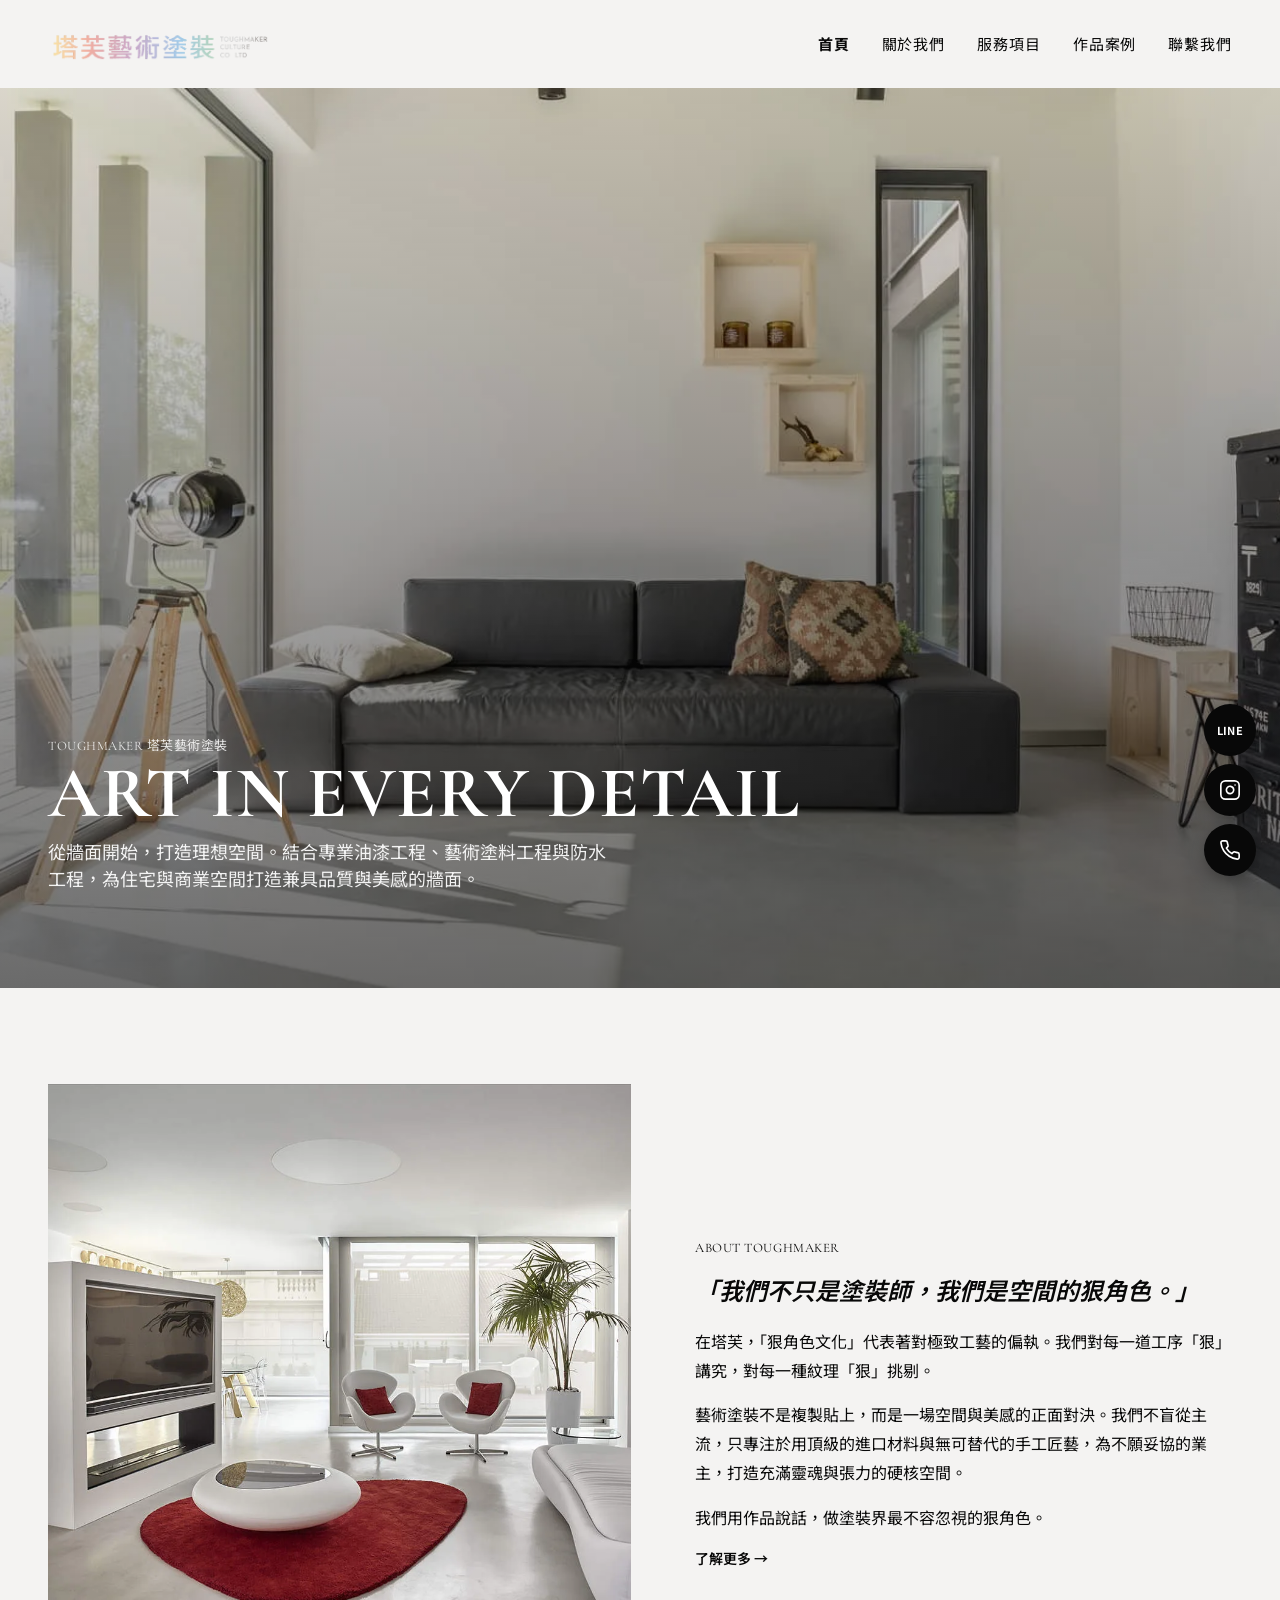
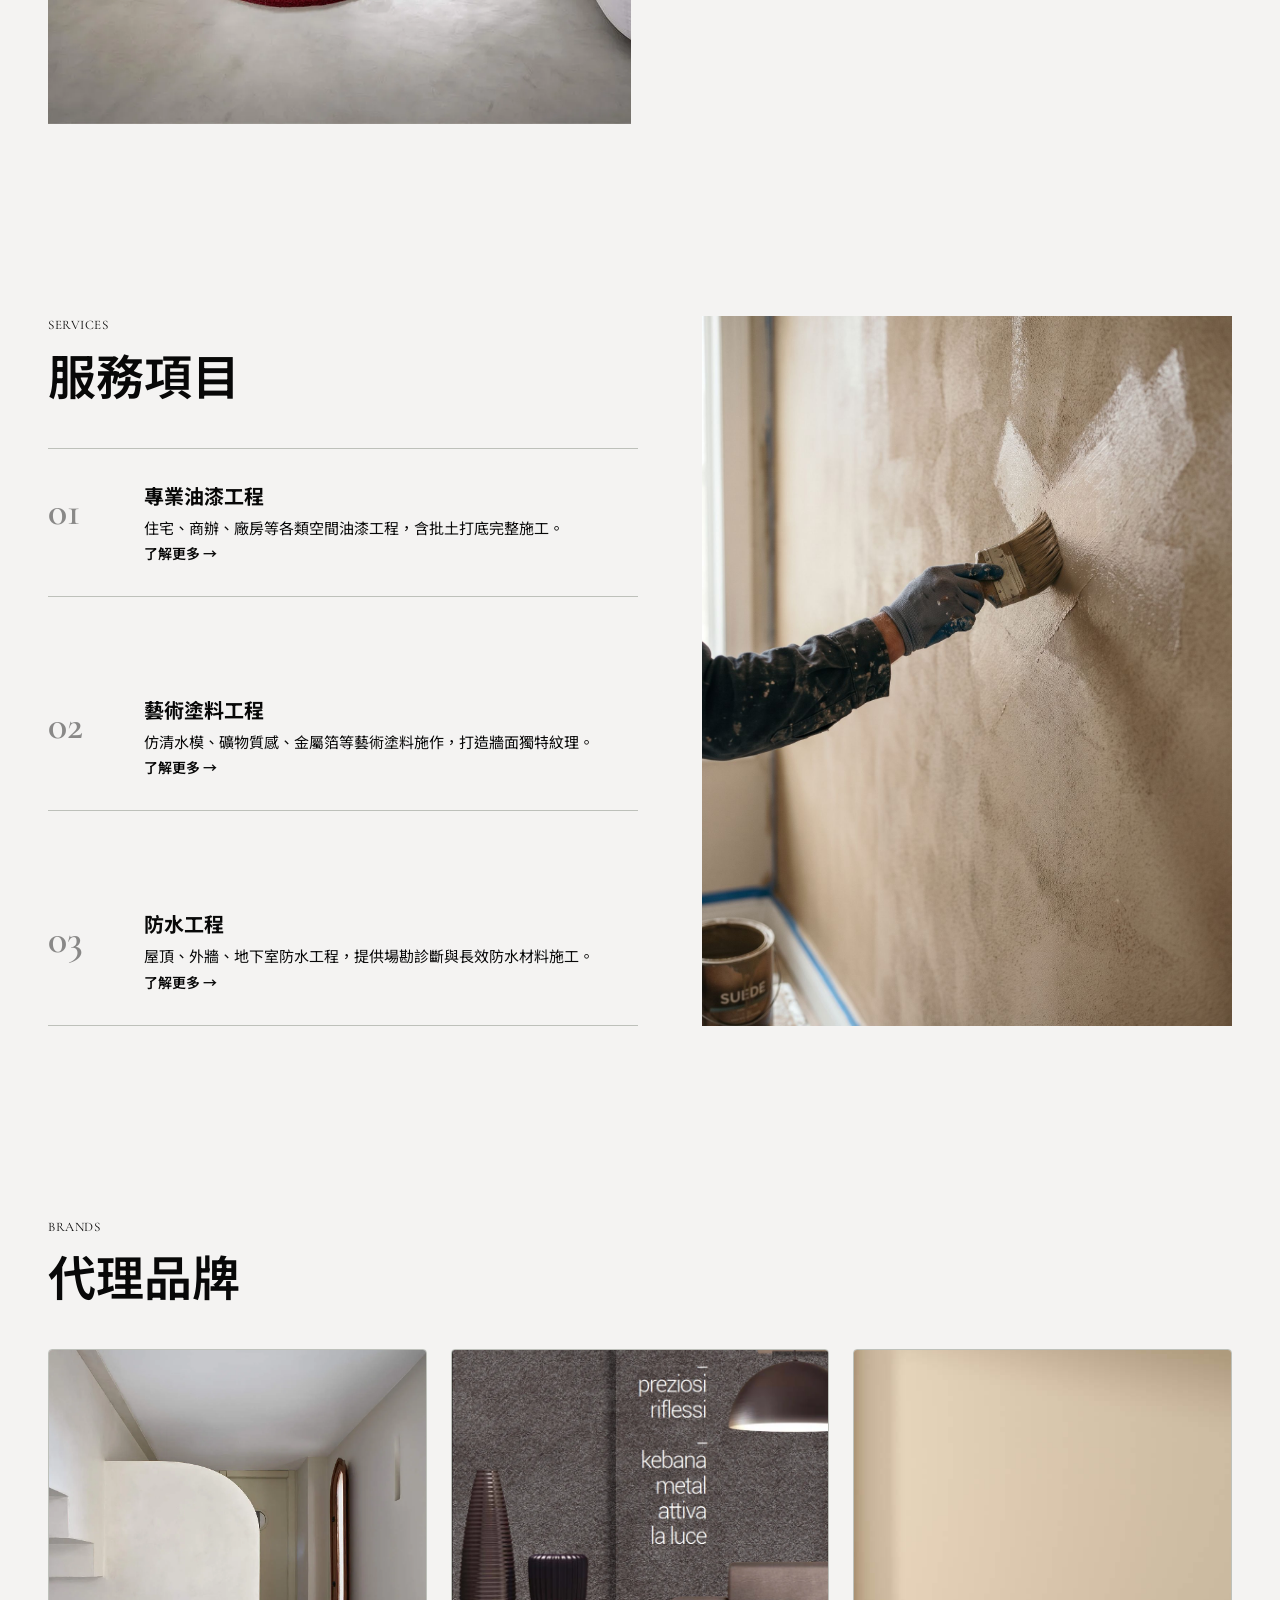
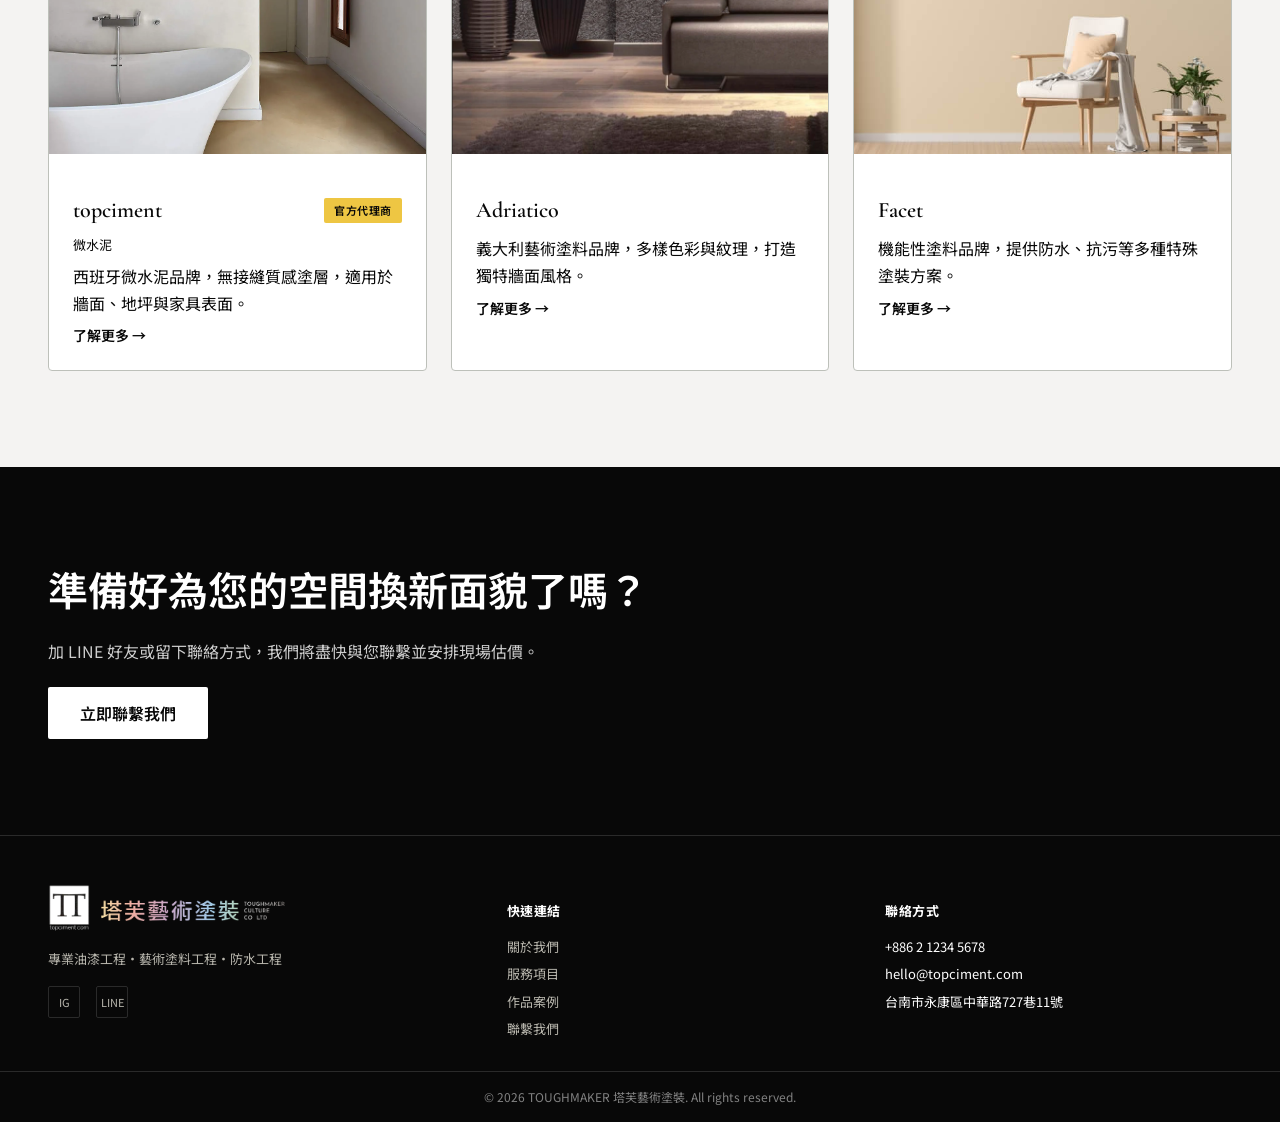
<file: toughmaker-web/index.html>
<!doctype html>
<html lang="zh-Hant">
<head>
<meta charset="utf-8">
<meta name="viewport" content="width=device-width, initial-scale=1">
<title>TOUGHMAKER 塔芙藝術塗裝｜專業油漆工程・藝術塗料工程・防水工程</title>
<meta name="description" content="TOUGHMAKER 塔芙藝術塗裝提供專業油漆工程、藝術塗料工程與防水工程，並代理 topciment 微水泥、Adriatico、Facet 等國際塗料品牌。">
<link rel="icon" href="assets/images/logo/tough-logo.png">
<link rel="preconnect" href="https://fonts.googleapis.com">
<link rel="preconnect" href="https://fonts.gstatic.com" crossorigin>
<link rel="stylesheet" href="https://fonts.googleapis.com/css2?family=Cormorant+Garamond:wght@400;500;600;700&family=Noto+Sans+TC:wght@300;400;500;700&display=swap">
<link rel="stylesheet" href="assets/css/style.css">
</head>
<body>

<header class="site-header">
  <div class="container">
    <a href="index.html" class="site-logo"><img src="assets/images/logo/tough-logo-wordmark.png" alt="TOUGHMAKER 塔芙藝術塗裝"></a>
    <button class="nav-toggle" aria-label="開啟選單" aria-expanded="false"><span></span></button>
    <nav class="site-nav">
      <a href="index.html" aria-current="page">首頁</a>
      <a href="about.html">關於我們</a>
      <a href="services.html">服務項目</a>
      <a href="portfolio.html">作品案例</a>
      <a href="contact.html">聯繫我們</a>
    </nav>
  </div>
</header>

<main>

  <section class="hero-full">
    <img src="assets/images/hero/hero.webp" alt="微水泥工藝客廳實景，灰色水泥地坪搭配簡約家具">
    <div class="container hero-full-content">
      <div class="eyebrow">TOUGHMAKER 塔芙藝術塗裝</div>
      <h1>Art in Every Detail</h1>
      <p>從牆面開始，打造理想空間。結合專業油漆工程、藝術塗料工程與防水工程，為住宅與商業空間打造兼具品質與美感的牆面。</p>
    </div>
  </section>

  <section class="section section-pad bg-surface">
    <div class="container split">
      <div class="media-block" style="height:640px; flex-grow:1.4">
        <img src="assets/images/about/toughmaker-intro.webp" alt="微水泥工藝餐廳空間實景">
      </div>
      <div style="display:flex; flex-direction:column; gap:var(--space-4); max-width:560px">
        <div class="eyebrow" style="color:var(--ink)">ABOUT TOUGHMAKER</div>
        <p style="font-family:var(--font-brand); font-size:24px; font-weight:600; line-height:1.5; font-style:italic">「我們不只是塗裝師，我們是空間的狠角色。」</p>
        <p style="font-size:16px; line-height:1.8">在塔芙，「狠角色文化」代表著對極致工藝的偏執。我們對每一道工序「狠」講究，對每一種紋理「狠」挑剔。</p>
        <p style="font-size:16px; line-height:1.8">藝術塗裝不是複製貼上，而是一場空間與美感的正面對決。我們不盲從主流，只專注於用頂級的進口材料與無可替代的手工匠藝，為不願妥協的業主，打造充滿靈魂與張力的硬核空間。</p>
        <p style="font-size:16px; line-height:1.8">我們用作品說話，做塗裝界最不容忽視的狠角色。</p>
        <a href="about.html" class="text-link">了解更多 →</a>
      </div>
    </div>
  </section>

  <section class="section section-pad bg-gray">
    <div class="container" style="display:flex; flex-wrap:wrap; gap:var(--space-16)">
      <div style="flex:1 1 480px; min-width:0; display:flex; flex-direction:column; gap:var(--space-8)">
        <div style="display:flex; flex-direction:column; gap:var(--space-2)">
          <div class="eyebrow" style="color:var(--ink)">SERVICES</div>
          <h2 style="font-family:var(--font-brand); font-size:48px; font-weight:600">服務項目</h2>
        </div>
        <div class="service-list" style="flex:1 1 auto; justify-content:space-between">
          <div class="service-item">
            <div class="service-num">01</div>
            <div>
              <h3>專業油漆工程</h3>
              <p>住宅、商辦、廠房等各類空間油漆工程，含批土打底完整施工。</p>
              <a href="services.html" class="text-link">了解更多 →</a>
            </div>
          </div>
          <div class="service-item">
            <div class="service-num">02</div>
            <div>
              <h3>藝術塗料工程</h3>
              <p>仿清水模、礦物質感、金屬箔等藝術塗料施作，打造牆面獨特紋理。</p>
              <a href="services.html" class="text-link">了解更多 →</a>
            </div>
          </div>
          <div class="service-item">
            <div class="service-num">03</div>
            <div>
              <h3>防水工程</h3>
              <p>屋頂、外牆、地下室防水工程，提供場勘診斷與長效防水材料施工。</p>
              <a href="services.html" class="text-link">了解更多 →</a>
            </div>
          </div>
        </div>
      </div>
      <div class="media-block" style="flex:1 1 420px; min-width:0">
        <img src="assets/images/services/craft-detail.jpg" alt="師傅手工塗抹藝術塗料紋理特寫">
      </div>
    </div>
  </section>

  <section class="section section-pad bg-surface">
    <div class="container" style="display:flex; flex-direction:column; gap:var(--space-8)">
      <div style="display:flex; flex-direction:column; gap:var(--space-2)">
        <div class="eyebrow" style="color:var(--ink)">BRANDS</div>
        <h2 style="font-family:var(--font-brand); font-size:48px; font-weight:600">代理品牌</h2>
      </div>
      <div class="grid">
        <div class="card" style="padding:0; overflow:hidden">
          <div style="overflow:hidden; aspect-ratio:1195/1281"><img src="assets/images/brands/topciment.webp" alt="topciment 微水泥衛浴空間實景" style="width:100%; height:100%; object-fit:cover; display:block"></div>
          <div style="padding:var(--space-6); display:flex; flex-direction:column; gap:var(--space-2)">
            <div style="display:flex; align-items:center; justify-content:space-between; gap:var(--space-4)">
              <div style="font-family:var(--font-brand); font-size:22px; font-weight:600">topciment</div>
              <div class="tag">官方代理商</div>
            </div>
            <div style="font-size:13px">微水泥</div>
            <p>西班牙微水泥品牌，無接縫質感塗層，適用於牆面、地坪與家具表面。</p>
            <a href="services.html" class="text-link">了解更多 →</a>
          </div>
        </div>
        <div class="card" style="padding:0; overflow:hidden">
          <div style="overflow:hidden; aspect-ratio:1195/1281"><img src="assets/images/brands/adriatico.webp" alt="Adriatico 金屬質感塗料玄關牆面實景" style="width:100%; height:100%; object-fit:cover; display:block"></div>
          <div style="padding:var(--space-6); display:flex; flex-direction:column; gap:var(--space-2)">
            <div style="font-family:var(--font-brand); font-size:22px; font-weight:600">Adriatico</div>
            <p>義大利藝術塗料品牌，多樣色彩與紋理，打造獨特牆面風格。</p>
            <a href="services.html" class="text-link">了解更多 →</a>
          </div>
        </div>
        <div class="card" style="padding:0; overflow:hidden">
          <div style="overflow:hidden; aspect-ratio:1195/1281"><img src="assets/images/brands/facet.jpg" alt="Facet 色彩塗料居家空間實景" style="width:100%; height:100%; object-fit:cover; display:block"></div>
          <div style="padding:var(--space-6); display:flex; flex-direction:column; gap:var(--space-2)">
            <div style="font-family:var(--font-brand); font-size:22px; font-weight:600">Facet</div>
            <p>機能性塗料品牌，提供防水、抗污等多種特殊塗裝方案。</p>
            <a href="services.html" class="text-link">了解更多 →</a>
          </div>
        </div>
      </div>
    </div>
  </section>

  <section class="cta-band section">
    <div class="container">
      <h2>準備好為您的空間換新面貌了嗎？</h2>
      <p>加 LINE 好友或留下聯絡方式，我們將盡快與您聯繫並安排現場估價。</p>
      <a href="contact.html" class="btn btn-light">立即聯繫我們</a>
    </div>
  </section>

</main>

<footer class="site-footer">
  <div class="container footer-grid">
    <div class="footer-brand">
      <img src="assets/images/logo/tough-logo-footer.png" alt="TOUGHMAKER 塔芙藝術塗裝" class="footer-logo">
      <p>專業油漆工程・藝術塗料工程・防水工程</p>
      <div class="footer-social">
        <a href="https://www.instagram.com/toughmaker" target="_blank" rel="noopener" aria-label="Instagram">IG</a>
        <a href="https://page.line.me/576iqumv" target="_blank" rel="noopener" aria-label="LINE">LINE</a>
      </div>
    </div>
    <div class="footer-col">
      <h4>快速連結</h4>
      <ul>
        <li><a href="about.html">關於我們</a></li>
        <li><a href="services.html">服務項目</a></li>
        <li><a href="portfolio.html">作品案例</a></li>
        <li><a href="contact.html">聯繫我們</a></li>
      </ul>
    </div>
    <div class="footer-col">
      <h4>聯絡方式</h4>
      <ul>
        <!-- TODO: 確認並替換為實際電話 -->
        <li>+886 2 1234 5678</li>
        <!-- TODO: 確認是否為實際 Email -->
        <li>hello@topciment.com</li>
        <li>台南市永康區中華路727巷11號</li>
      </ul>
    </div>
  </div>
  <div class="container footer-bottom">© 2026 TOUGHMAKER 塔芙藝術塗裝. All rights reserved.</div>
</footer>

<div class="floating-contact">
  <a href="https://page.line.me/576iqumv" target="_blank" rel="noopener" aria-label="加 LINE 好友詢問">LINE</a>
  <a href="https://www.instagram.com/toughmaker" target="_blank" rel="noopener" aria-label="Instagram"><svg viewBox="0 0 24 24" width="22" height="22" fill="none" stroke="currentColor" stroke-width="1.8" stroke-linecap="round" stroke-linejoin="round" aria-hidden="true"><rect x="2" y="2" width="20" height="20" rx="5" ry="5"/><path d="M16 11.37A4 4 0 1 1 12.63 8 4 4 0 0 1 16 11.37z"/><line x1="17.5" y1="6.5" x2="17.51" y2="6.5"/></svg></a>
  <!-- TODO: 確認並替換為實際電話 -->
  <a href="tel:+886221234568" aria-label="撥打電話"><svg viewBox="0 0 24 24" width="22" height="22" fill="none" stroke="currentColor" stroke-width="1.8" stroke-linecap="round" stroke-linejoin="round" aria-hidden="true"><path d="M22 16.92v3a2 2 0 0 1-2.18 2 19.79 19.79 0 0 1-8.63-3.07 19.5 19.5 0 0 1-6-6 19.79 19.79 0 0 1-3.07-8.67A2 2 0 0 1 4.11 2h3a2 2 0 0 1 2 1.72 12.84 12.84 0 0 0 .7 2.81 2 2 0 0 1-.45 2.11L8.09 9.91a16 16 0 0 0 6 6l1.27-1.27a2 2 0 0 1 2.11-.45 12.84 12.84 0 0 0 2.81.7A2 2 0 0 1 22 16.92z"/></svg></a>
</div>

<script src="assets/js/main.js"></script>
</body>
</html>
</file>
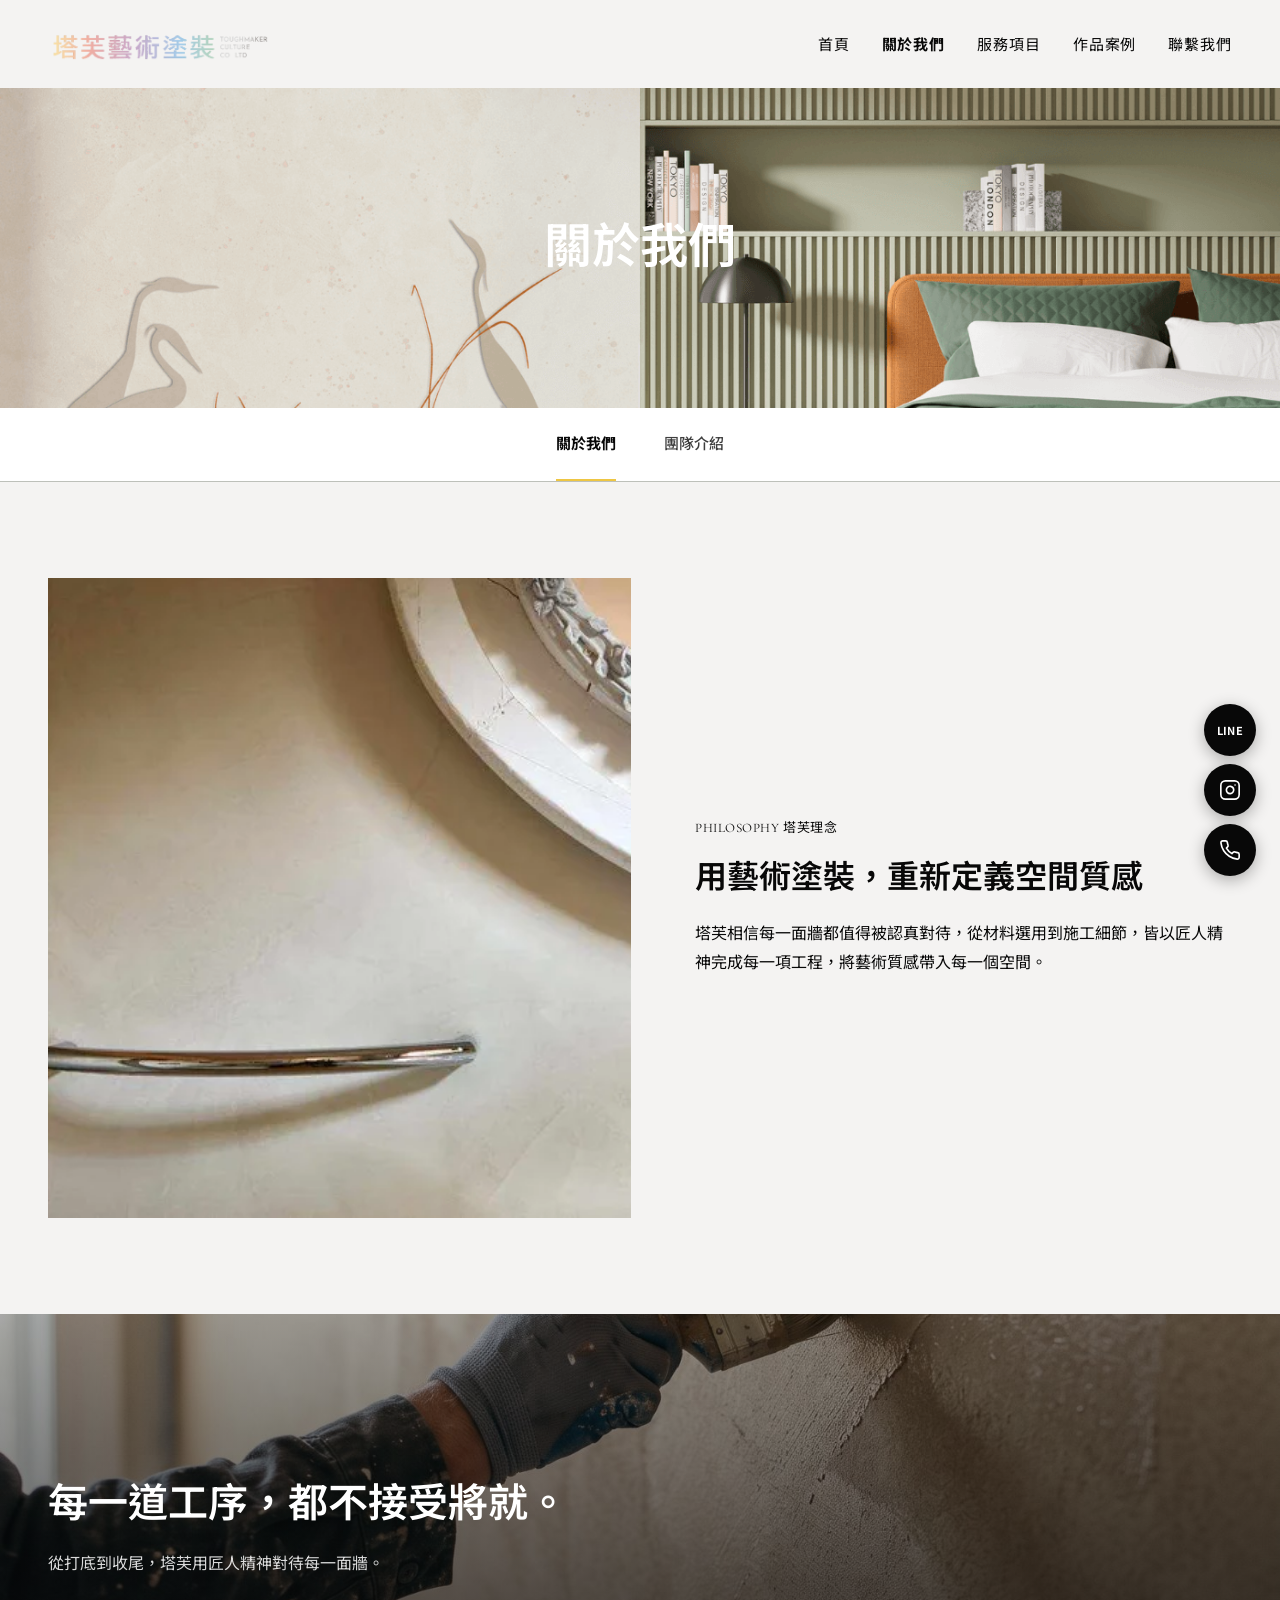
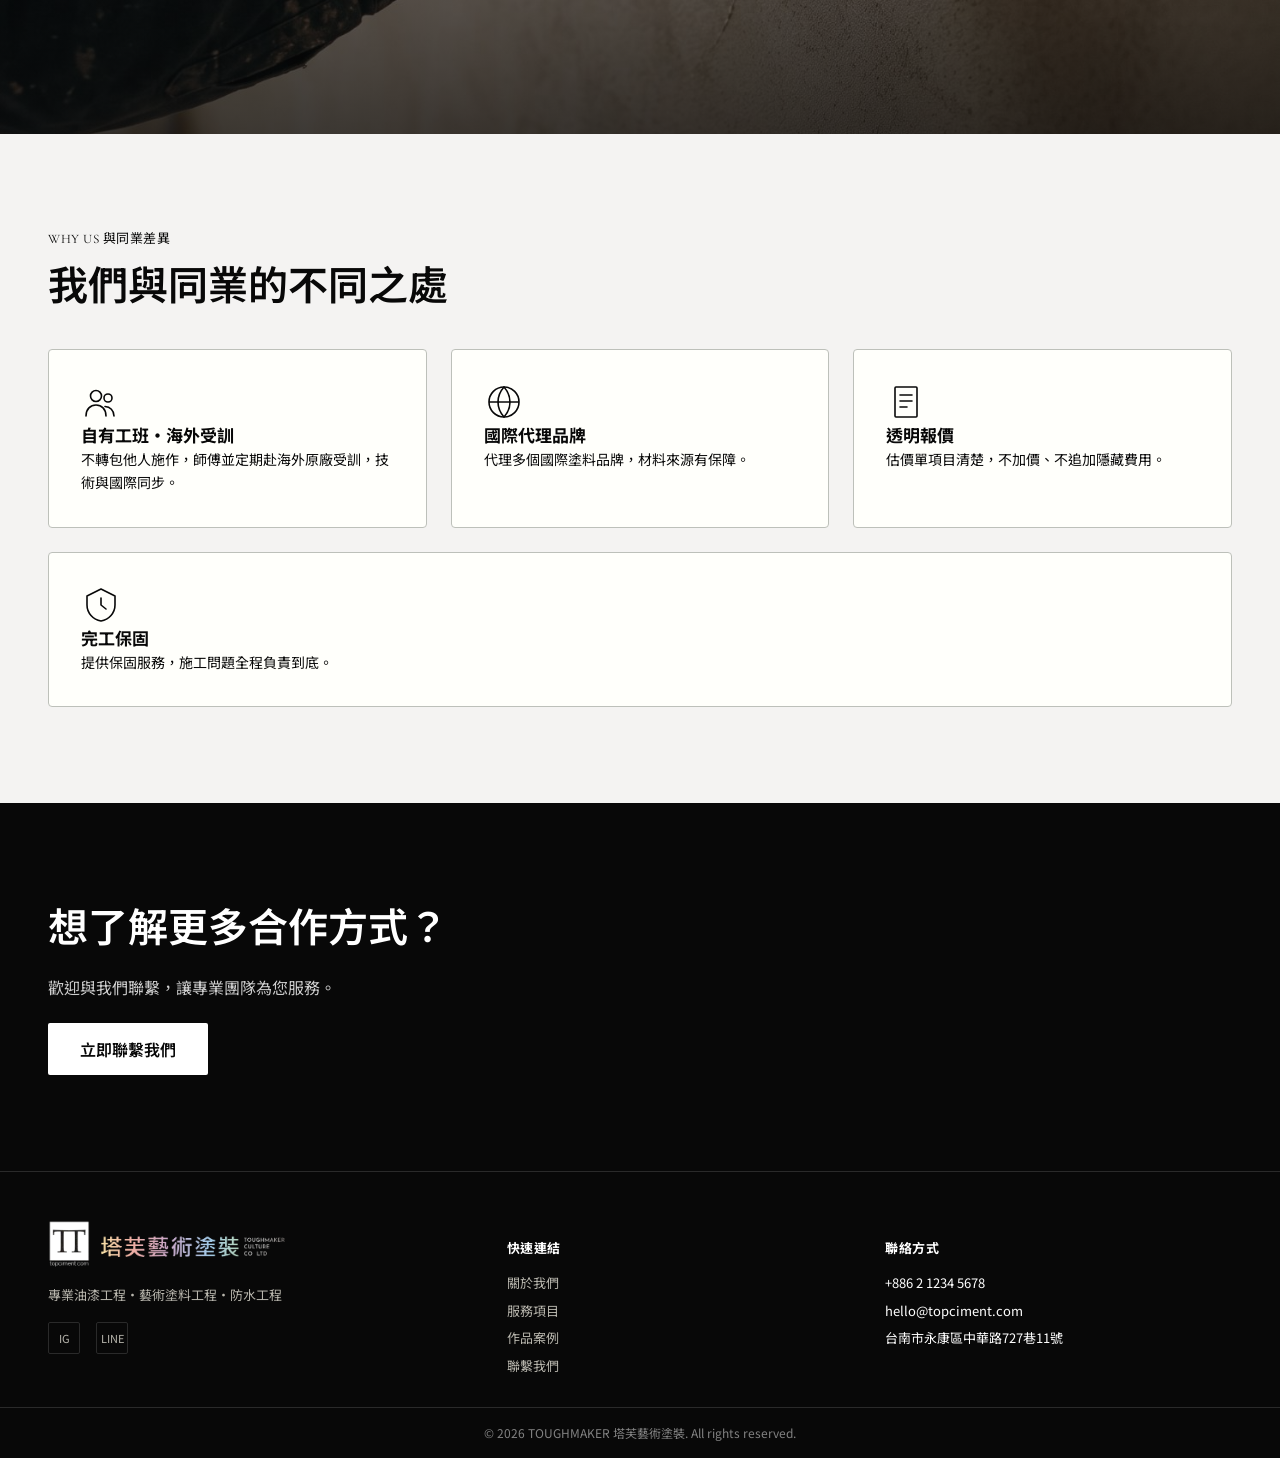
<file: toughmaker-web/about.html>
<!doctype html>
<html lang="zh-Hant">
<head>
<meta charset="utf-8">
<meta name="viewport" content="width=device-width, initial-scale=1">
<title>關於我們｜TOUGHMAKER 塔芙藝術塗裝</title>
<meta name="description" content="塔芙藝術塗裝的品牌理念與服務堅持，用藝術塗裝重新定義空間質感。">
<link rel="icon" href="assets/images/logo/tough-logo.png">
<link rel="preconnect" href="https://fonts.googleapis.com">
<link rel="preconnect" href="https://fonts.gstatic.com" crossorigin>
<link rel="stylesheet" href="https://fonts.googleapis.com/css2?family=Cormorant+Garamond:wght@400;500;600;700&family=Noto+Sans+TC:wght@300;400;500;700&display=swap">
<link rel="stylesheet" href="assets/css/style.css">
</head>
<body>

<header class="site-header">
  <div class="container">
    <a href="index.html" class="site-logo"><img src="assets/images/logo/tough-logo-wordmark.png" alt="TOUGHMAKER 塔芙藝術塗裝"></a>
    <button class="nav-toggle" aria-label="開啟選單" aria-expanded="false"><span></span></button>
    <nav class="site-nav">
      <a href="index.html">首頁</a>
      <a href="about.html" aria-current="page">關於我們</a>
      <a href="services.html">服務項目</a>
      <a href="portfolio.html">作品案例</a>
      <a href="contact.html">聯繫我們</a>
    </nav>
  </div>
</header>

<main>

  <section style="width:100%; position:relative; height:320px; box-sizing:border-box; overflow:hidden; background:var(--ink)">
    <img src="assets/images/about/banner-painter.jpg" alt="藝術塗料臥室情境牆面設計" style="position:absolute; inset:0; width:100%; height:100%; object-fit:cover">
    <div class="container" style="position:relative; z-index:1; height:100%; display:flex; flex-direction:column; align-items:center; justify-content:center; gap:var(--space-2); text-align:center">
      <h1 style="margin:0; font-family:var(--font-brand); font-size:48px; font-weight:600; color:var(--white)">關於我們</h1>
    </div>
  </section>

  <nav class="subtab-nav">
    <div class="container">
      <a href="about.html" aria-current="page">關於我們</a>
      <a href="team.html">團隊介紹</a>
    </div>
  </nav>

  <section id="philosophy" class="section section-pad bg-surface">
    <div class="container split">
      <div class="media-block" style="height:640px; flex-grow:1.4">
        <img src="assets/images/about/philosophy.webp" alt="微水泥工藝牆面質感特寫">
      </div>
      <div style="display:flex; flex-direction:column; gap:var(--space-4); max-width:560px">
        <div class="eyebrow" style="color:var(--ink)">PHILOSOPHY 塔芙理念</div>
        <h2 style="font-family:var(--font-brand); font-size:32px; font-weight:600">用藝術塗裝，重新定義空間質感</h2>
        <p style="font-size:16px; line-height:1.8">塔芙相信每一面牆都值得被認真對待，從材料選用到施工細節，皆以匠人精神完成每一項工程，將藝術質感帶入每一個空間。</p>
      </div>
    </div>
  </section>

  <section style="width:100%; position:relative; height:420px; box-sizing:border-box; overflow:hidden; background:var(--ink)">
    <img src="assets/images/services/craft-detail.jpg" alt="師傅手工塗抹藝術塗料紋理特寫" style="position:absolute; inset:0; width:100%; height:100%; object-fit:cover">
    <div style="position:absolute; inset:0; background:linear-gradient(180deg, rgba(8,8,8,0.35) 0%, rgba(8,8,8,0.75) 100%)"></div>
    <div class="container" style="position:relative; z-index:1; height:100%; display:flex; flex-direction:column; justify-content:center; gap:var(--space-4)">
      <h2 style="margin:0; font-family:var(--font-brand); font-size:40px; font-weight:600; color:var(--white); max-width:640px">每一道工序，都不接受將就。</h2>
      <p style="margin:0; font-size:16px; color:var(--white); opacity:0.85; max-width:480px">從打底到收尾，塔芙用匠人精神對待每一面牆。</p>
    </div>
  </section>

  <section id="why-us" class="section section-pad bg-surface">
    <div class="container" style="display:flex; flex-direction:column; gap:var(--space-8)">
      <div style="display:flex; flex-direction:column; gap:var(--space-2)">
        <div class="eyebrow" style="color:var(--ink)">WHY US 與同業差異</div>
        <h2 style="font-family:var(--font-brand); font-size:40px; font-weight:600">我們與同業的不同之處</h2>
      </div>
      <div class="grid">
        <div class="card" style="background:var(--surface-alt); display:flex; flex-direction:column; gap:var(--space-3)">
          <svg width="40" height="40" viewBox="0 0 40 40" fill="none" xmlns="http://www.w3.org/2000/svg"><circle cx="15" cy="14" r="5.5" stroke="var(--ink)" stroke-width="1.6"/><circle cx="27" cy="16" r="4" stroke="var(--ink)" stroke-width="1.6"/><path d="M5 34C5 27 9.5 23 15 23C20.5 23 25 27 25 34" stroke="var(--ink)" stroke-width="1.6" stroke-linecap="round"/><path d="M24 24.5C29 24.8 33 28.3 33 34" stroke="var(--ink)" stroke-width="1.6" stroke-linecap="round"/></svg>
          <h3 style="font-size:17px; margin:0">自有工班・海外受訓</h3>
          <p style="font-size:14px; margin:0">不轉包他人施作，師傅並定期赴海外原廠受訓，技術與國際同步。</p>
        </div>
        <div class="card" style="background:var(--surface-alt); display:flex; flex-direction:column; gap:var(--space-3)">
          <svg width="40" height="40" viewBox="0 0 40 40" fill="none" xmlns="http://www.w3.org/2000/svg"><circle cx="20" cy="20" r="15" stroke="var(--ink)" stroke-width="1.6"/><path d="M5 20H35M20 5C24 9.5 26 14.5 26 20C26 25.5 24 30.5 20 35C16 30.5 14 25.5 14 20C14 14.5 16 9.5 20 5Z" stroke="var(--ink)" stroke-width="1.6"/></svg>
          <h3 style="font-size:17px; margin:0">國際代理品牌</h3>
          <p style="font-size:14px; margin:0">代理多個國際塗料品牌，材料來源有保障。</p>
        </div>
        <div class="card" style="background:var(--surface-alt); display:flex; flex-direction:column; gap:var(--space-3)">
          <svg width="40" height="40" viewBox="0 0 40 40" fill="none" xmlns="http://www.w3.org/2000/svg"><rect x="9" y="5" width="22" height="30" rx="1" stroke="var(--ink)" stroke-width="1.6"/><path d="M14 13H26M14 19H26M14 25H21" stroke="var(--ink)" stroke-width="1.6" stroke-linecap="round"/></svg>
          <h3 style="font-size:17px; margin:0">透明報價</h3>
          <p style="font-size:14px; margin:0">估價單項目清楚，不加價、不追加隱藏費用。</p>
        </div>
        <div class="card" style="background:var(--surface-alt); display:flex; flex-direction:column; gap:var(--space-3)">
          <svg width="40" height="40" viewBox="0 0 40 40" fill="none" xmlns="http://www.w3.org/2000/svg"><path d="M20 4L34 11V20C34 28 28 34.5 20 36C12 34.5 6 28 6 20V11L20 4Z" stroke="var(--ink)" stroke-width="1.6" stroke-linejoin="round"/><path d="M20 13V20L25 24" stroke="var(--ink)" stroke-width="1.6" stroke-linecap="round" stroke-linejoin="round"/></svg>
          <h3 style="font-size:17px; margin:0">完工保固</h3>
          <p style="font-size:14px; margin:0">提供保固服務，施工問題全程負責到底。</p>
        </div>
      </div>
    </div>
  </section>

  <section class="cta-band section">
    <div class="container">
      <h2>想了解更多合作方式？</h2>
      <p>歡迎與我們聯繫，讓專業團隊為您服務。</p>
      <a href="contact.html" class="btn btn-light">立即聯繫我們</a>
    </div>
  </section>

</main>

<footer class="site-footer">
  <div class="container footer-grid">
    <div class="footer-brand">
      <img src="assets/images/logo/tough-logo-footer.png" alt="TOUGHMAKER 塔芙藝術塗裝" class="footer-logo">
      <p>專業油漆工程・藝術塗料工程・防水工程</p>
      <div class="footer-social">
        <a href="https://www.instagram.com/toughmaker" target="_blank" rel="noopener" aria-label="Instagram">IG</a>
        <a href="https://page.line.me/576iqumv" target="_blank" rel="noopener" aria-label="LINE">LINE</a>
      </div>
    </div>
    <div class="footer-col">
      <h4>快速連結</h4>
      <ul>
        <li><a href="about.html">關於我們</a></li>
        <li><a href="services.html">服務項目</a></li>
        <li><a href="portfolio.html">作品案例</a></li>
        <li><a href="contact.html">聯繫我們</a></li>
      </ul>
    </div>
    <div class="footer-col">
      <h4>聯絡方式</h4>
      <ul>
        <!-- TODO: 確認並替換為實際電話 -->
        <li>+886 2 1234 5678</li>
        <!-- TODO: 確認是否為實際 Email -->
        <li>hello@topciment.com</li>
        <li>台南市永康區中華路727巷11號</li>
      </ul>
    </div>
  </div>
  <div class="container footer-bottom">© 2026 TOUGHMAKER 塔芙藝術塗裝. All rights reserved.</div>
</footer>

<div class="floating-contact">
  <a href="https://page.line.me/576iqumv" target="_blank" rel="noopener" aria-label="加 LINE 好友詢問">LINE</a>
  <a href="https://www.instagram.com/toughmaker" target="_blank" rel="noopener" aria-label="Instagram"><svg viewBox="0 0 24 24" width="22" height="22" fill="none" stroke="currentColor" stroke-width="1.8" stroke-linecap="round" stroke-linejoin="round" aria-hidden="true"><rect x="2" y="2" width="20" height="20" rx="5" ry="5"/><path d="M16 11.37A4 4 0 1 1 12.63 8 4 4 0 0 1 16 11.37z"/><line x1="17.5" y1="6.5" x2="17.51" y2="6.5"/></svg></a>
  <!-- TODO: 確認並替換為實際電話 -->
  <a href="tel:+886221234568" aria-label="撥打電話"><svg viewBox="0 0 24 24" width="22" height="22" fill="none" stroke="currentColor" stroke-width="1.8" stroke-linecap="round" stroke-linejoin="round" aria-hidden="true"><path d="M22 16.92v3a2 2 0 0 1-2.18 2 19.79 19.79 0 0 1-8.63-3.07 19.5 19.5 0 0 1-6-6 19.79 19.79 0 0 1-3.07-8.67A2 2 0 0 1 4.11 2h3a2 2 0 0 1 2 1.72 12.84 12.84 0 0 0 .7 2.81 2 2 0 0 1-.45 2.11L8.09 9.91a16 16 0 0 0 6 6l1.27-1.27a2 2 0 0 1 2.11-.45 12.84 12.84 0 0 0 2.81.7A2 2 0 0 1 22 16.92z"/></svg></a>
</div>

<script src="assets/js/main.js"></script>
</body>
</html>
</file>
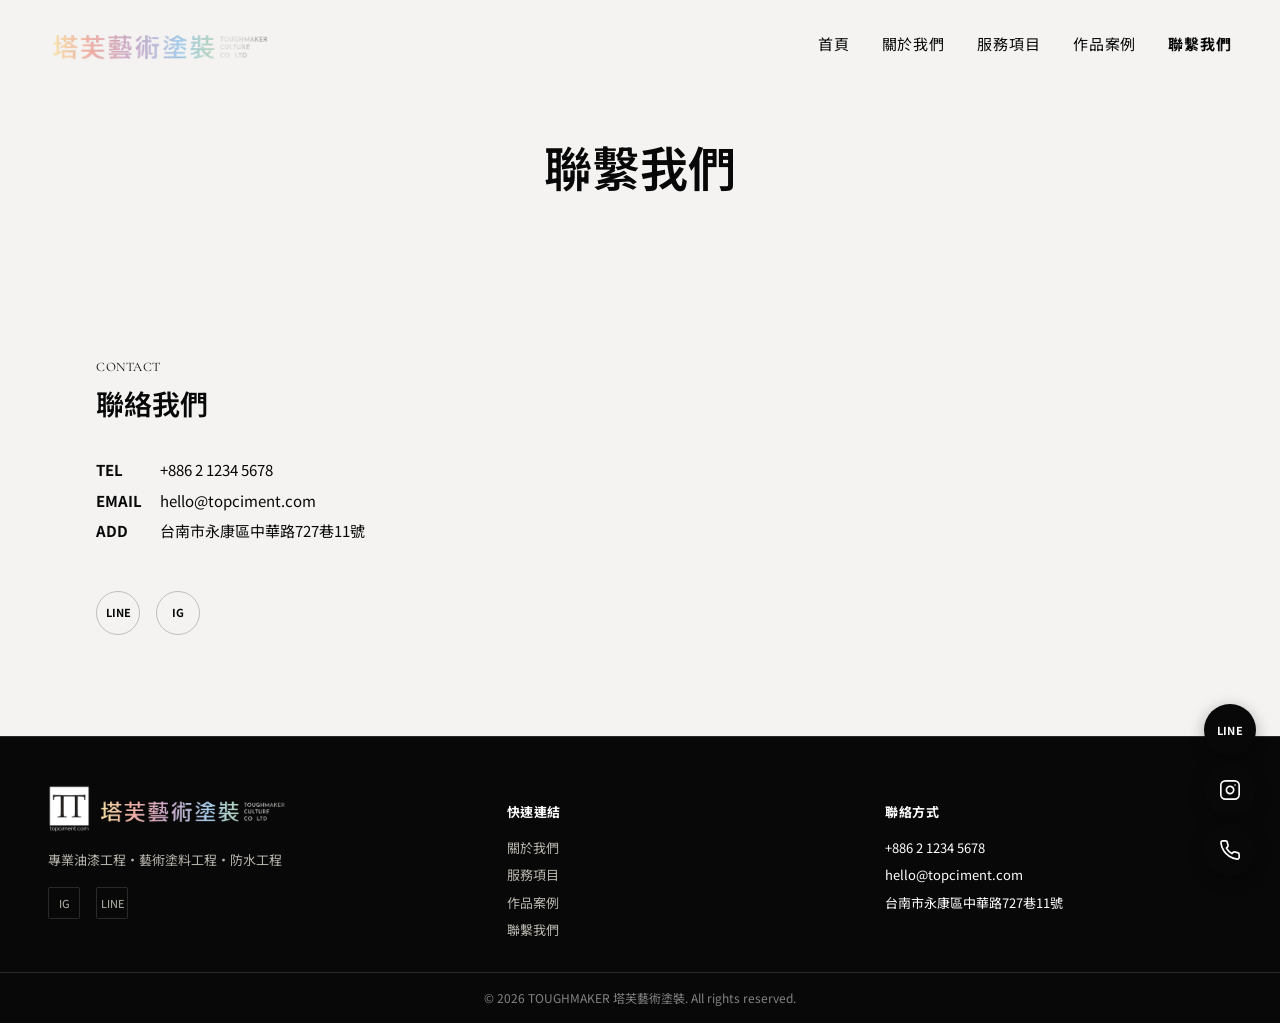
<file: toughmaker-web/contact.html>
<!doctype html>
<html lang="zh-Hant">
<head>
<meta charset="utf-8">
<meta name="viewport" content="width=device-width, initial-scale=1">
<title>聯繫我們｜TOUGHMAKER 塔芙藝術塗裝</title>
<meta name="description" content="透過電話、LINE 或現場拜訪聯繫塔芙藝術塗裝，我們提供免費諮詢與現場估價。">
<link rel="icon" href="assets/images/logo/tough-logo.png">
<link rel="preconnect" href="https://fonts.googleapis.com">
<link rel="preconnect" href="https://fonts.gstatic.com" crossorigin>
<link rel="stylesheet" href="https://fonts.googleapis.com/css2?family=Cormorant+Garamond:wght@400;500;600;700&family=Noto+Sans+TC:wght@300;400;500;700&display=swap">
<link rel="stylesheet" href="assets/css/style.css">
</head>
<body class="fill-page">

<header class="site-header">
  <div class="container">
    <a href="index.html" class="site-logo"><img src="assets/images/logo/tough-logo-wordmark.png" alt="TOUGHMAKER 塔芙藝術塗裝"></a>
    <button class="nav-toggle" aria-label="開啟選單" aria-expanded="false"><span></span></button>
    <nav class="site-nav">
      <a href="index.html">首頁</a>
      <a href="about.html">關於我們</a>
      <a href="services.html">服務項目</a>
      <a href="portfolio.html">作品案例</a>
      <a href="contact.html" aria-current="page">聯繫我們</a>
    </nav>
  </div>
</header>

<main>

  <section class="page-banner section">
    <div class="container" style="text-align:center">
      <h1>聯繫我們</h1>
    </div>
  </section>

  <section class="section-fill bg-gray">
    <div class="container" style="display:flex; flex-wrap:wrap; width:100%">
      <div style="flex:1 1 420px; min-width:320px; display:flex; flex-direction:column; justify-content:center; gap:var(--space-8); padding:var(--space-16) var(--space-12); box-sizing:border-box">
        <div style="display:flex; flex-direction:column; gap:8px">
          <div class="eyebrow" style="color:var(--ink)">CONTACT</div>
          <h2 style="margin:0; font-family:var(--font-brand); font-size:28px; font-weight:600">聯絡我們</h2>
        </div>
        <div style="display:flex; flex-direction:column; gap:var(--space-2); font-size:15px">
          <!-- TODO: 確認並替換為實際電話 -->
          <div><strong style="display:inline-block; width:64px">TEL</strong>+886 2 1234 5678</div>
          <!-- TODO: 確認是否為實際 Email -->
          <div><strong style="display:inline-block; width:64px">EMAIL</strong>hello@topciment.com</div>
          <div><strong style="display:inline-block; width:64px">ADD</strong>台南市永康區中華路727巷11號</div>
        </div>
        <div class="contact-social" style="justify-content:flex-start; margin-top:var(--space-4)">
          <a href="https://page.line.me/576iqumv" target="_blank" rel="noopener" aria-label="LINE">LINE</a>
          <a href="https://www.instagram.com/toughmaker" target="_blank" rel="noopener" aria-label="Instagram">IG</a>
        </div>
      </div>
      <div style="flex:1 1 480px; min-width:320px; padding:var(--space-8) 0">
        <iframe
          src="https://www.google.com/maps?q=台南市永康區中華路727巷11號&output=embed"
          width="100%" height="100%" style="border:0; display:block"
          allowfullscreen loading="lazy" referrerpolicy="no-referrer-when-downgrade"
          title="塔芙藝術塗裝工作室地圖位置"></iframe>
      </div>
    </div>
  </section>

</main>

<footer class="site-footer">
  <div class="container footer-grid">
    <div class="footer-brand">
      <img src="assets/images/logo/tough-logo-footer.png" alt="TOUGHMAKER 塔芙藝術塗裝" class="footer-logo">
      <p>專業油漆工程・藝術塗料工程・防水工程</p>
      <div class="footer-social">
        <a href="https://www.instagram.com/toughmaker" target="_blank" rel="noopener" aria-label="Instagram">IG</a>
        <a href="https://page.line.me/576iqumv" target="_blank" rel="noopener" aria-label="LINE">LINE</a>
      </div>
    </div>
    <div class="footer-col">
      <h4>快速連結</h4>
      <ul>
        <li><a href="about.html">關於我們</a></li>
        <li><a href="services.html">服務項目</a></li>
        <li><a href="portfolio.html">作品案例</a></li>
        <li><a href="contact.html">聯繫我們</a></li>
      </ul>
    </div>
    <div class="footer-col">
      <h4>聯絡方式</h4>
      <ul>
        <!-- TODO: 確認並替換為實際電話 -->
        <li>+886 2 1234 5678</li>
        <!-- TODO: 確認是否為實際 Email -->
        <li>hello@topciment.com</li>
        <li>台南市永康區中華路727巷11號</li>
      </ul>
    </div>
  </div>
  <div class="container footer-bottom">© 2026 TOUGHMAKER 塔芙藝術塗裝. All rights reserved.</div>
</footer>

<div class="floating-contact">
  <a href="https://page.line.me/576iqumv" target="_blank" rel="noopener" aria-label="加 LINE 好友詢問">LINE</a>
  <a href="https://www.instagram.com/toughmaker" target="_blank" rel="noopener" aria-label="Instagram"><svg viewBox="0 0 24 24" width="22" height="22" fill="none" stroke="currentColor" stroke-width="1.8" stroke-linecap="round" stroke-linejoin="round" aria-hidden="true"><rect x="2" y="2" width="20" height="20" rx="5" ry="5"/><path d="M16 11.37A4 4 0 1 1 12.63 8 4 4 0 0 1 16 11.37z"/><line x1="17.5" y1="6.5" x2="17.51" y2="6.5"/></svg></a>
  <!-- TODO: 確認並替換為實際電話 -->
  <a href="tel:+886221234568" aria-label="撥打電話"><svg viewBox="0 0 24 24" width="22" height="22" fill="none" stroke="currentColor" stroke-width="1.8" stroke-linecap="round" stroke-linejoin="round" aria-hidden="true"><path d="M22 16.92v3a2 2 0 0 1-2.18 2 19.79 19.79 0 0 1-8.63-3.07 19.5 19.5 0 0 1-6-6 19.79 19.79 0 0 1-3.07-8.67A2 2 0 0 1 4.11 2h3a2 2 0 0 1 2 1.72 12.84 12.84 0 0 0 .7 2.81 2 2 0 0 1-.45 2.11L8.09 9.91a16 16 0 0 0 6 6l1.27-1.27a2 2 0 0 1 2.11-.45 12.84 12.84 0 0 0 2.81.7A2 2 0 0 1 22 16.92z"/></svg></a>
</div>

<script src="assets/js/main.js"></script>
</body>
</html>
</file>
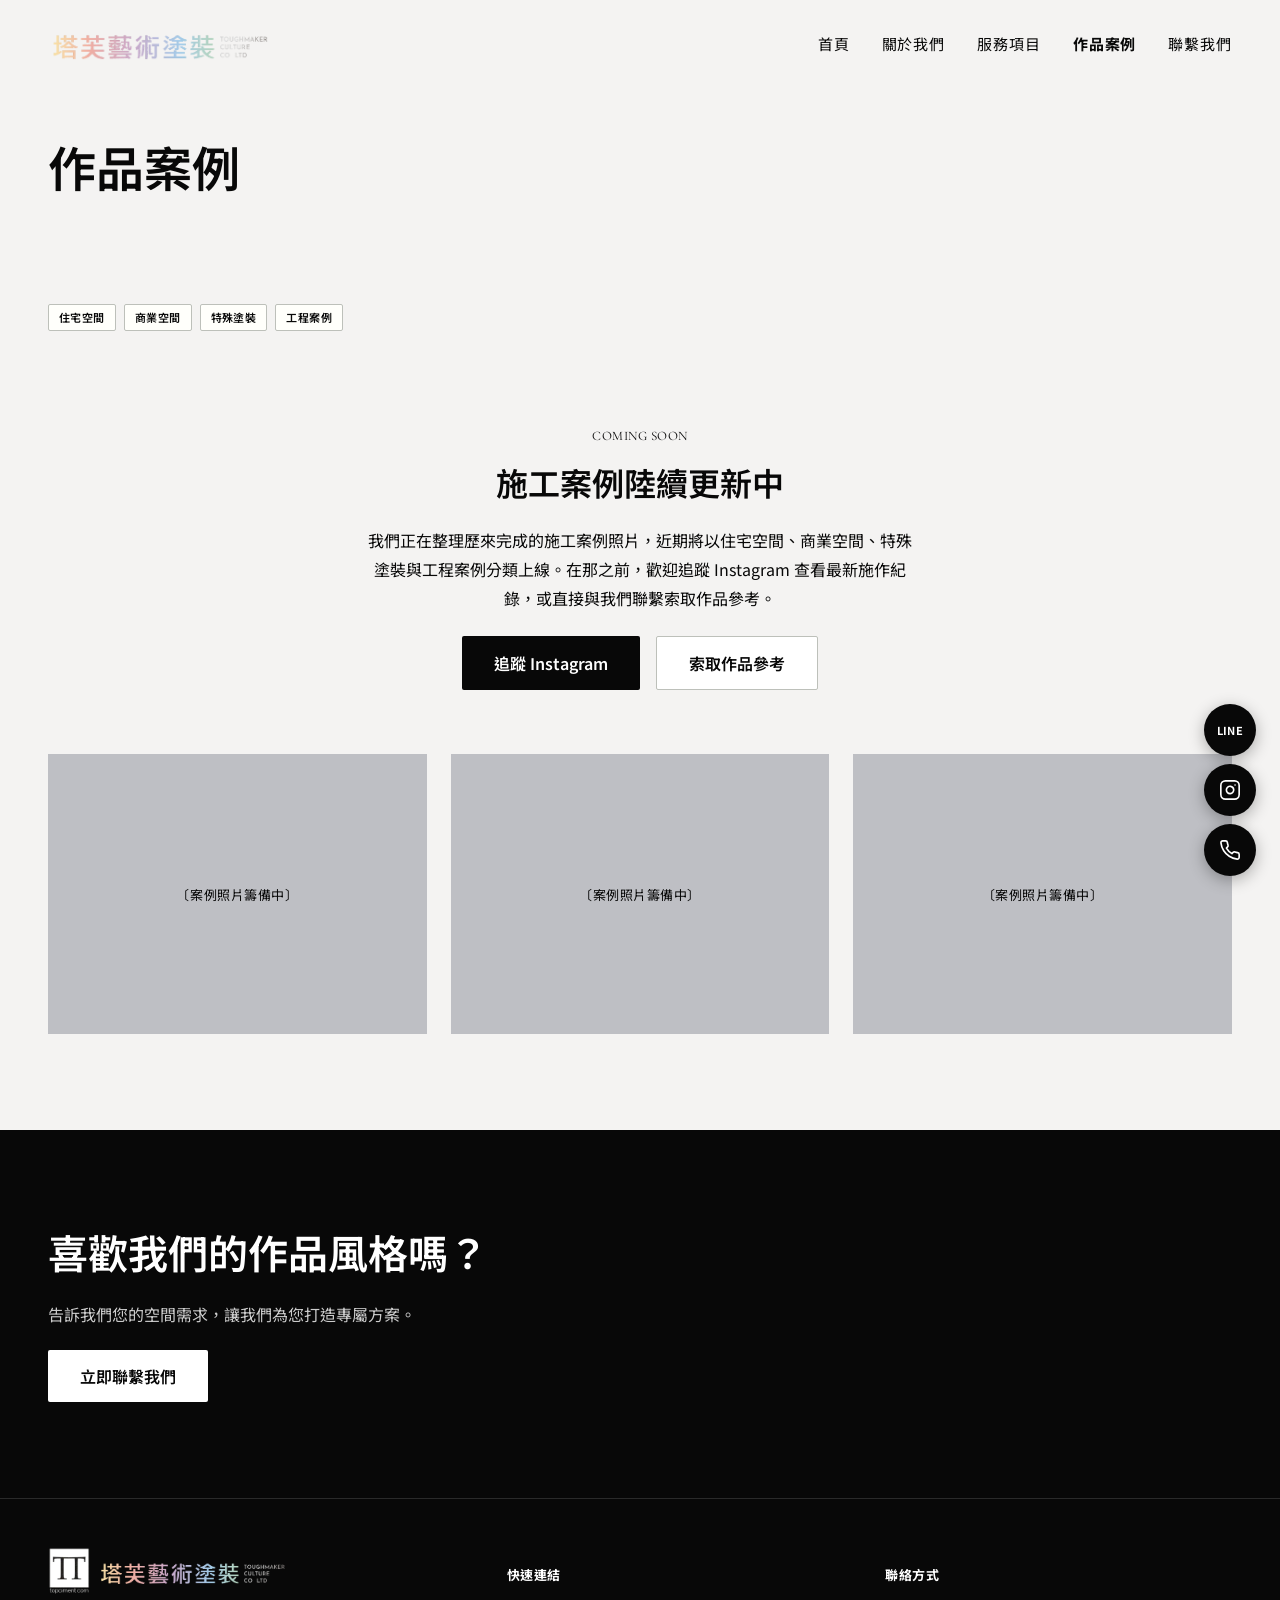
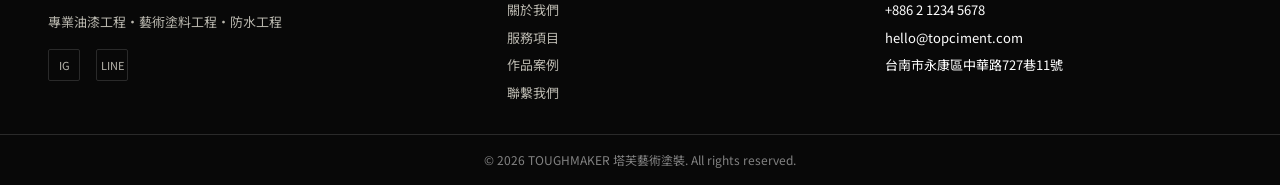
<file: toughmaker-web/portfolio.html>
<!doctype html>
<html lang="zh-Hant">
<head>
<meta charset="utf-8">
<meta name="viewport" content="width=device-width, initial-scale=1">
<title>作品案例｜TOUGHMAKER 塔芙藝術塗裝</title>
<meta name="description" content="塔芙藝術塗裝施工案例陸續更新中，歡迎追蹤 Instagram 或直接與我們聯繫索取作品參考。">
<link rel="icon" href="assets/images/logo/tough-logo.png">
<link rel="preconnect" href="https://fonts.googleapis.com">
<link rel="preconnect" href="https://fonts.gstatic.com" crossorigin>
<link rel="stylesheet" href="https://fonts.googleapis.com/css2?family=Cormorant+Garamond:wght@400;500;600;700&family=Noto+Sans+TC:wght@300;400;500;700&display=swap">
<link rel="stylesheet" href="assets/css/style.css">
</head>
<body>

<header class="site-header">
  <div class="container">
    <a href="index.html" class="site-logo"><img src="assets/images/logo/tough-logo-wordmark.png" alt="TOUGHMAKER 塔芙藝術塗裝"></a>
    <button class="nav-toggle" aria-label="開啟選單" aria-expanded="false"><span></span></button>
    <nav class="site-nav">
      <a href="index.html">首頁</a>
      <a href="about.html">關於我們</a>
      <a href="services.html">服務項目</a>
      <a href="portfolio.html" aria-current="page">作品案例</a>
      <a href="contact.html">聯繫我們</a>
    </nav>
  </div>
</header>

<main>

  <section class="page-banner section">
    <div class="container">
      <h1>作品案例</h1>
    </div>
  </section>

  <section class="section" style="padding-top:var(--space-12)">
    <div class="container">
      <div style="display:flex; flex-wrap:wrap; gap:8px">
        <span class="tag" style="background:var(--surface-alt); border:1px solid var(--line); color:var(--ink)">住宅空間</span>
        <span class="tag" style="background:var(--surface-alt); border:1px solid var(--line); color:var(--ink)">商業空間</span>
        <span class="tag" style="background:var(--surface-alt); border:1px solid var(--line); color:var(--ink)">特殊塗裝</span>
        <span class="tag" style="background:var(--surface-alt); border:1px solid var(--line); color:var(--ink)">工程案例</span>
      </div>
    </div>
  </section>

  <section class="section section-pad" style="padding-bottom:var(--space-16)">
    <div class="container" style="display:flex; flex-direction:column; align-items:center; text-align:center; gap:var(--space-4); max-width:640px; margin-left:auto; margin-right:auto">
      <div class="eyebrow" style="color:var(--ink)">COMING SOON</div>
      <h2 style="font-family:var(--font-brand); font-size:32px; font-weight:600">施工案例陸續更新中</h2>
      <p style="font-size:16px; line-height:1.8; color:var(--ink)">我們正在整理歷來完成的施工案例照片，近期將以住宅空間、商業空間、特殊塗裝與工程案例分類上線。在那之前，歡迎追蹤 Instagram 查看最新施作紀錄，或直接與我們聯繫索取作品參考。</p>
      <div style="display:flex; flex-wrap:wrap; gap:var(--space-4); margin-top:var(--space-2)">
        <a href="https://www.instagram.com/toughmaker" target="_blank" rel="noopener" class="btn btn-dark">追蹤 Instagram</a>
        <a href="contact.html" class="btn" style="border:1px solid var(--line); background:var(--surface); color:var(--ink)">索取作品參考</a>
      </div>
    </div>
  </section>

  <section class="section" style="padding-bottom:var(--space-24)">
    <div class="container grid">
      <div class="media-block placeholder" style="height:280px; flex:1 1 320px">〔案例照片籌備中〕</div>
      <div class="media-block placeholder" style="height:280px; flex:1 1 320px">〔案例照片籌備中〕</div>
      <div class="media-block placeholder" style="height:280px; flex:1 1 320px">〔案例照片籌備中〕</div>
    </div>
  </section>

  <section class="cta-band section">
    <div class="container">
      <h2>喜歡我們的作品風格嗎？</h2>
      <p>告訴我們您的空間需求，讓我們為您打造專屬方案。</p>
      <a href="contact.html" class="btn btn-light">立即聯繫我們</a>
    </div>
  </section>

</main>

<footer class="site-footer">
  <div class="container footer-grid">
    <div class="footer-brand">
      <img src="assets/images/logo/tough-logo-footer.png" alt="TOUGHMAKER 塔芙藝術塗裝" class="footer-logo">
      <p>專業油漆工程・藝術塗料工程・防水工程</p>
      <div class="footer-social">
        <a href="https://www.instagram.com/toughmaker" target="_blank" rel="noopener" aria-label="Instagram">IG</a>
        <a href="https://page.line.me/576iqumv" target="_blank" rel="noopener" aria-label="LINE">LINE</a>
      </div>
    </div>
    <div class="footer-col">
      <h4>快速連結</h4>
      <ul>
        <li><a href="about.html">關於我們</a></li>
        <li><a href="services.html">服務項目</a></li>
        <li><a href="portfolio.html">作品案例</a></li>
        <li><a href="contact.html">聯繫我們</a></li>
      </ul>
    </div>
    <div class="footer-col">
      <h4>聯絡方式</h4>
      <ul>
        <!-- TODO: 確認並替換為實際電話 -->
        <li>+886 2 1234 5678</li>
        <!-- TODO: 確認是否為實際 Email -->
        <li>hello@topciment.com</li>
        <li>台南市永康區中華路727巷11號</li>
      </ul>
    </div>
  </div>
  <div class="container footer-bottom">© 2026 TOUGHMAKER 塔芙藝術塗裝. All rights reserved.</div>
</footer>

<div class="floating-contact">
  <a href="https://page.line.me/576iqumv" target="_blank" rel="noopener" aria-label="加 LINE 好友詢問">LINE</a>
  <a href="https://www.instagram.com/toughmaker" target="_blank" rel="noopener" aria-label="Instagram"><svg viewBox="0 0 24 24" width="22" height="22" fill="none" stroke="currentColor" stroke-width="1.8" stroke-linecap="round" stroke-linejoin="round" aria-hidden="true"><rect x="2" y="2" width="20" height="20" rx="5" ry="5"/><path d="M16 11.37A4 4 0 1 1 12.63 8 4 4 0 0 1 16 11.37z"/><line x1="17.5" y1="6.5" x2="17.51" y2="6.5"/></svg></a>
  <!-- TODO: 確認並替換為實際電話 -->
  <a href="tel:+886221234568" aria-label="撥打電話"><svg viewBox="0 0 24 24" width="22" height="22" fill="none" stroke="currentColor" stroke-width="1.8" stroke-linecap="round" stroke-linejoin="round" aria-hidden="true"><path d="M22 16.92v3a2 2 0 0 1-2.18 2 19.79 19.79 0 0 1-8.63-3.07 19.5 19.5 0 0 1-6-6 19.79 19.79 0 0 1-3.07-8.67A2 2 0 0 1 4.11 2h3a2 2 0 0 1 2 1.72 12.84 12.84 0 0 0 .7 2.81 2 2 0 0 1-.45 2.11L8.09 9.91a16 16 0 0 0 6 6l1.27-1.27a2 2 0 0 1 2.11-.45 12.84 12.84 0 0 0 2.81.7A2 2 0 0 1 22 16.92z"/></svg></a>
</div>

<script src="assets/js/main.js"></script>
</body>
</html>
</file>
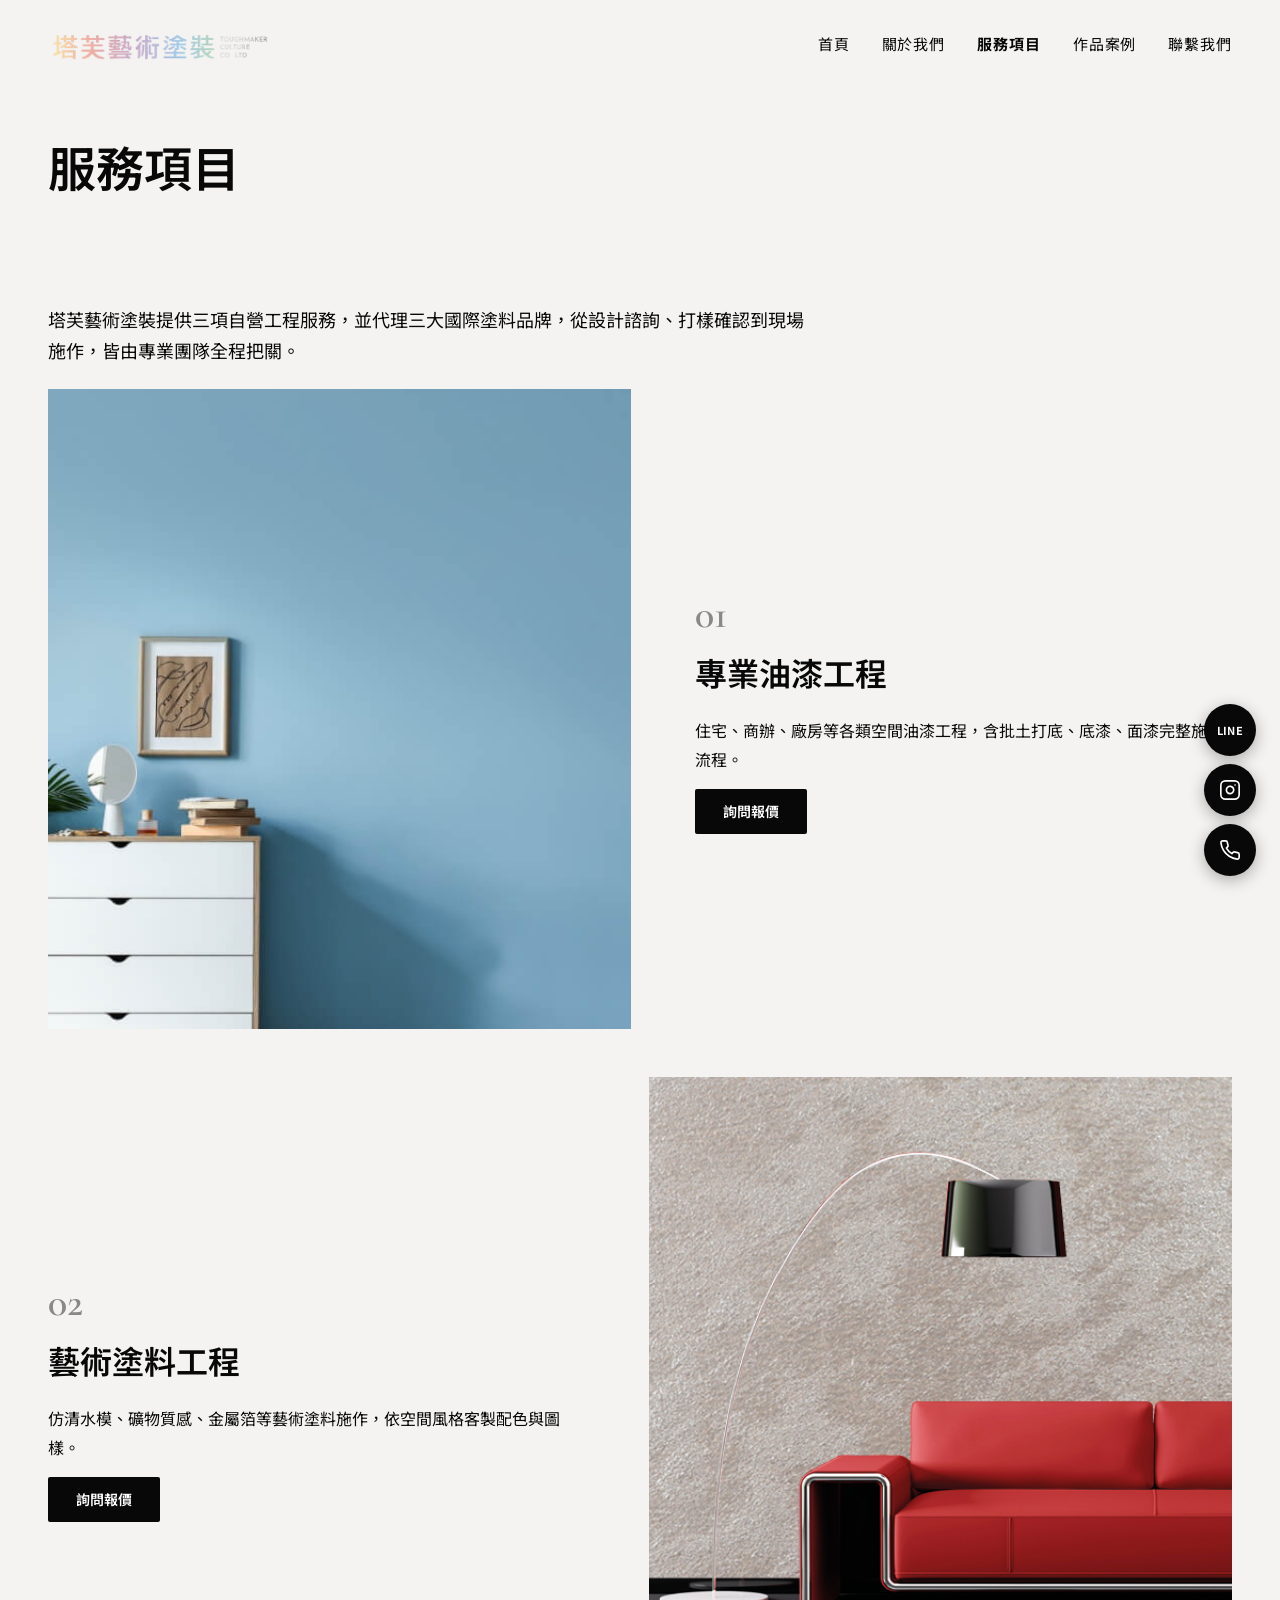
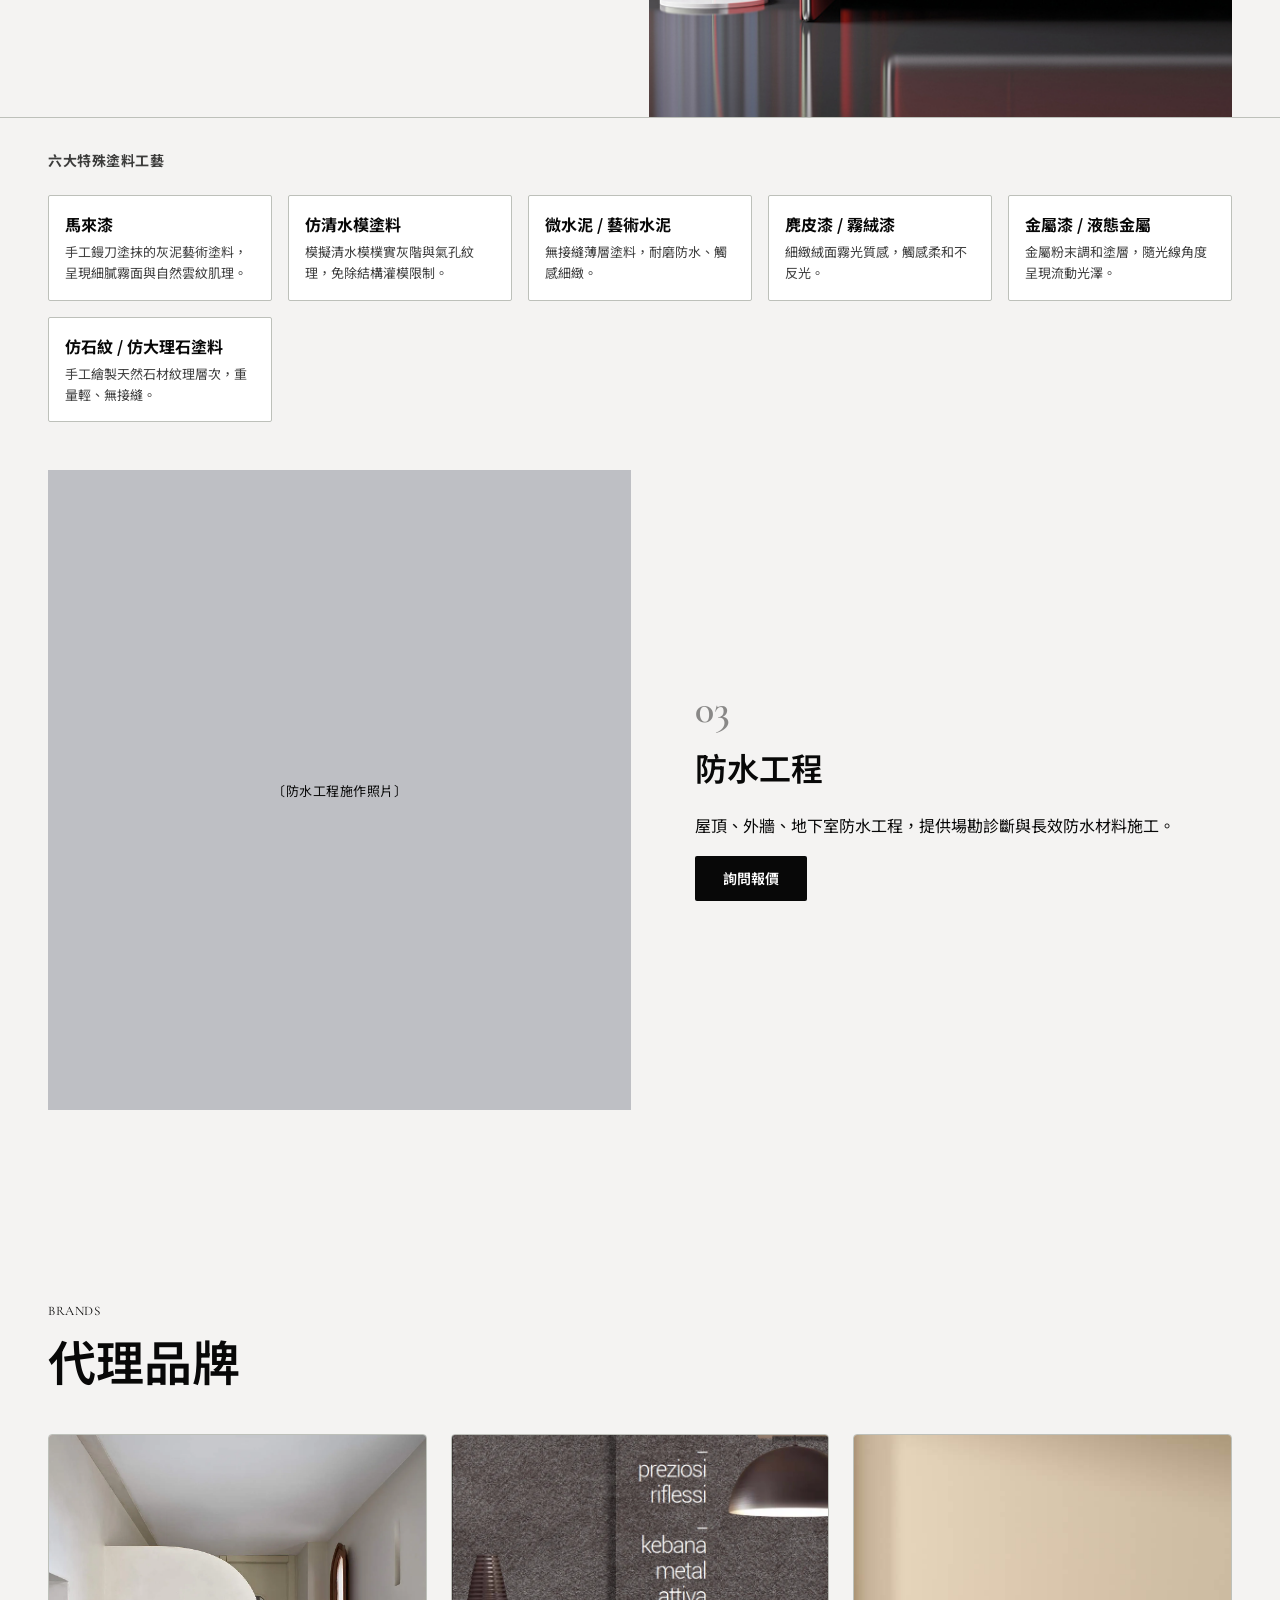
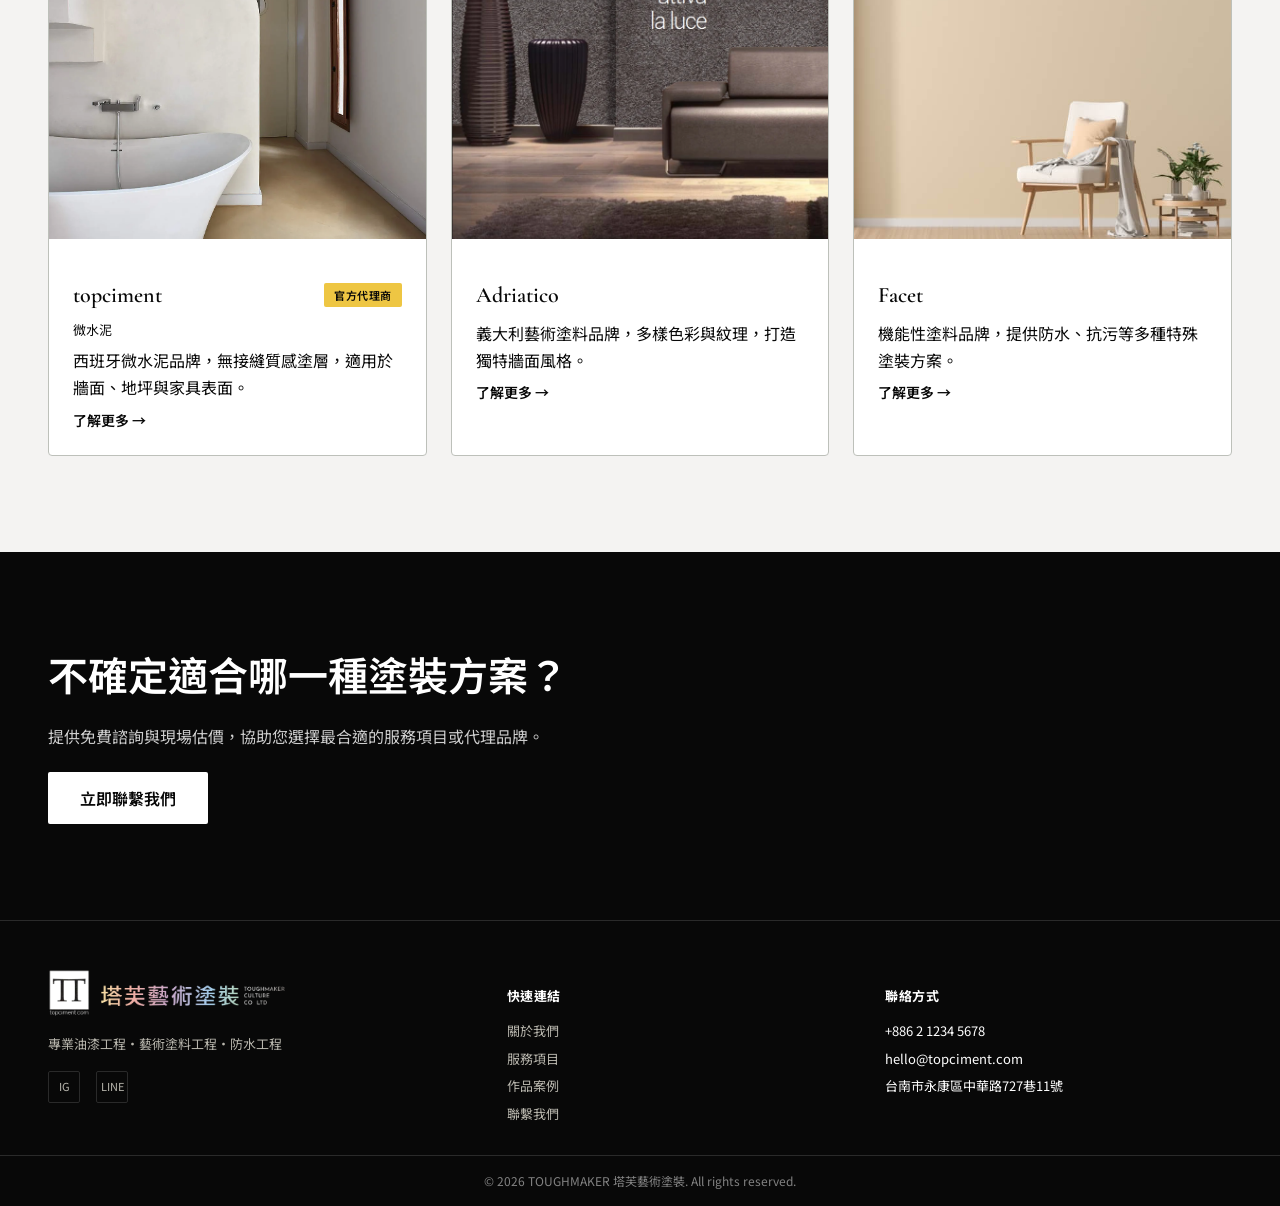
<file: toughmaker-web/services.html>
<!doctype html>
<html lang="zh-Hant">
<head>
<meta charset="utf-8">
<meta name="viewport" content="width=device-width, initial-scale=1">
<title>服務項目｜TOUGHMAKER 塔芙藝術塗裝</title>
<meta name="description" content="專業油漆工程、藝術塗料工程、防水工程，並代理 topciment 微水泥、Adriatico、Facet 等國際塗料品牌。">
<link rel="icon" href="assets/images/logo/tough-logo.png">
<link rel="preconnect" href="https://fonts.googleapis.com">
<link rel="preconnect" href="https://fonts.gstatic.com" crossorigin>
<link rel="stylesheet" href="https://fonts.googleapis.com/css2?family=Cormorant+Garamond:wght@400;500;600;700&family=Noto+Sans+TC:wght@300;400;500;700&display=swap">
<link rel="stylesheet" href="assets/css/style.css">
</head>
<body>

<header class="site-header">
  <div class="container">
    <a href="index.html" class="site-logo"><img src="assets/images/logo/tough-logo-wordmark.png" alt="TOUGHMAKER 塔芙藝術塗裝"></a>
    <button class="nav-toggle" aria-label="開啟選單" aria-expanded="false"><span></span></button>
    <nav class="site-nav">
      <a href="index.html">首頁</a>
      <a href="about.html">關於我們</a>
      <a href="services.html" aria-current="page">服務項目</a>
      <a href="portfolio.html">作品案例</a>
      <a href="contact.html">聯繫我們</a>
    </nav>
  </div>
</header>

<main>

  <section class="page-banner section">
    <div class="container">
      <h1>服務項目</h1>
    </div>
  </section>

  <section class="section" style="padding-top:var(--space-12)">
    <div class="container">
      <p style="font-size:18px; line-height:1.7; max-width:760px">塔芙藝術塗裝提供三項自營工程服務，並代理三大國際塗料品牌，從設計諮詢、打樣確認到現場施作，皆由專業團隊全程把關。</p>
    </div>
  </section>

  <section class="section" style="padding-top:var(--space-6)">
    <div class="container split">
      <div class="media-block" style="height:640px; flex-grow:1.4">
        <img src="assets/images/services/painting.jpg" alt="專業油漆工程色彩牆面實景">
      </div>
      <div style="display:flex; flex-direction:column; gap:var(--space-4); max-width:560px">
        <div style="font-family:var(--font-brand); font-size:40px; font-weight:600; color:var(--ink); opacity:0.45">01</div>
        <h2 style="margin-top:-8px; font-family:var(--font-brand); font-size:32px; font-weight:600">專業油漆工程</h2>
        <p style="font-size:16px; line-height:1.8">住宅、商辦、廠房等各類空間油漆工程，含批土打底、底漆、面漆完整施工流程。</p>
        <a href="contact.html" class="btn btn-dark btn-sm" style="width:fit-content">詢問報價</a>
      </div>
    </div>
  </section>

  <section class="section" style="padding-top:var(--space-12)">
    <div class="container split split-reverse">
      <div style="display:flex; flex-direction:column; gap:var(--space-4); max-width:560px">
        <div style="font-family:var(--font-brand); font-size:40px; font-weight:600; color:var(--ink); opacity:0.45">02</div>
        <h2 style="margin-top:-8px; font-family:var(--font-brand); font-size:32px; font-weight:600">藝術塗料工程</h2>
        <p style="font-size:16px; line-height:1.8">仿清水模、礦物質感、金屬箔等藝術塗料施作，依空間風格客製配色與圖樣。</p>
        <a href="contact.html" class="btn btn-dark btn-sm" style="width:fit-content">詢問報價</a>
      </div>
      <div class="media-block" style="height:640px; flex-grow:1.4">
        <img src="assets/images/services/art-coating.jpg" alt="藝術塗料金屬珠光質感牆面實景">
      </div>
    </div>
    <div class="container" style="margin-top:var(--space-10); padding-top:var(--space-8); border-top:1px solid var(--line); display:flex; flex-direction:column; gap:var(--space-6)">
      <div style="font-size:14px; font-weight:700; letter-spacing:0.04em; color:var(--ink-soft)">六大特殊塗料工藝</div>
      <div style="display:grid; grid-template-columns:repeat(auto-fit, minmax(220px, 1fr)); gap:var(--space-4)">
        <div style="padding:var(--space-4); border:1px solid var(--line); border-radius:var(--radius-sm); background:var(--white)">
          <h3 style="margin:0 0 6px; font-size:16px; font-weight:700">馬來漆</h3>
          <p style="margin:0; font-size:13px; line-height:1.6; color:var(--ink-soft)">手工鏝刀塗抹的灰泥藝術塗料，呈現細膩霧面與自然雲紋肌理。</p>
        </div>
        <div style="padding:var(--space-4); border:1px solid var(--line); border-radius:var(--radius-sm); background:var(--white)">
          <h3 style="margin:0 0 6px; font-size:16px; font-weight:700">仿清水模塗料</h3>
          <p style="margin:0; font-size:13px; line-height:1.6; color:var(--ink-soft)">模擬清水模樸實灰階與氣孔紋理，免除結構灌模限制。</p>
        </div>
        <div style="padding:var(--space-4); border:1px solid var(--line); border-radius:var(--radius-sm); background:var(--white)">
          <h3 style="margin:0 0 6px; font-size:16px; font-weight:700">微水泥 / 藝術水泥</h3>
          <p style="margin:0; font-size:13px; line-height:1.6; color:var(--ink-soft)">無接縫薄層塗料，耐磨防水、觸感細緻。</p>
        </div>
        <div style="padding:var(--space-4); border:1px solid var(--line); border-radius:var(--radius-sm); background:var(--white)">
          <h3 style="margin:0 0 6px; font-size:16px; font-weight:700">麂皮漆 / 霧絨漆</h3>
          <p style="margin:0; font-size:13px; line-height:1.6; color:var(--ink-soft)">細緻絨面霧光質感，觸感柔和不反光。</p>
        </div>
        <div style="padding:var(--space-4); border:1px solid var(--line); border-radius:var(--radius-sm); background:var(--white)">
          <h3 style="margin:0 0 6px; font-size:16px; font-weight:700">金屬漆 / 液態金屬</h3>
          <p style="margin:0; font-size:13px; line-height:1.6; color:var(--ink-soft)">金屬粉末調和塗層，隨光線角度呈現流動光澤。</p>
        </div>
        <div style="padding:var(--space-4); border:1px solid var(--line); border-radius:var(--radius-sm); background:var(--white)">
          <h3 style="margin:0 0 6px; font-size:16px; font-weight:700">仿石紋 / 仿大理石塗料</h3>
          <p style="margin:0; font-size:13px; line-height:1.6; color:var(--ink-soft)">手工繪製天然石材紋理層次，重量輕、無接縫。</p>
        </div>
      </div>
    </div>
  </section>

  <section class="section" style="padding-top:var(--space-12); padding-bottom:var(--space-24)">
    <div class="container split">
      <div class="media-block placeholder" style="height:640px; flex-grow:1.4">〔防水工程施作照片〕</div>
      <div style="display:flex; flex-direction:column; gap:var(--space-4); max-width:560px">
        <div style="font-family:var(--font-brand); font-size:40px; font-weight:600; color:var(--ink); opacity:0.45">03</div>
        <h2 style="margin-top:-8px; font-family:var(--font-brand); font-size:32px; font-weight:600">防水工程</h2>
        <p style="font-size:16px; line-height:1.8">屋頂、外牆、地下室防水工程，提供場勘診斷與長效防水材料施工。</p>
        <a href="contact.html" class="btn btn-dark btn-sm" style="width:fit-content">詢問報價</a>
      </div>
    </div>
  </section>

  <section class="section section-pad bg-gray">
    <div class="container" style="display:flex; flex-direction:column; gap:var(--space-8)">
      <div style="display:flex; flex-direction:column; gap:var(--space-2)">
        <div class="eyebrow" style="color:var(--ink)">BRANDS</div>
        <h2 style="font-family:var(--font-brand); font-size:48px; font-weight:600">代理品牌</h2>
      </div>
      <div class="grid">
        <div class="card" style="padding:0; overflow:hidden">
          <div style="overflow:hidden; aspect-ratio:1195/1281"><img src="assets/images/brands/topciment.webp" alt="topciment 微水泥衛浴空間實景" style="width:100%; height:100%; object-fit:cover; display:block"></div>
          <div style="padding:var(--space-6); display:flex; flex-direction:column; gap:var(--space-2)">
            <div style="display:flex; align-items:center; justify-content:space-between; gap:var(--space-4)">
              <div style="font-family:var(--font-brand); font-size:22px; font-weight:600">topciment</div>
              <div class="tag">官方代理商</div>
            </div>
            <div style="font-size:13px">微水泥</div>
            <p>西班牙微水泥品牌，無接縫質感塗層，適用於牆面、地坪與家具表面。</p>
            <a href="contact.html" class="text-link">了解更多 →</a>
          </div>
        </div>
        <div class="card" style="padding:0; overflow:hidden">
          <div style="overflow:hidden; aspect-ratio:1195/1281"><img src="assets/images/brands/adriatico.webp" alt="Adriatico 金屬質感塗料玄關牆面實景" style="width:100%; height:100%; object-fit:cover; display:block"></div>
          <div style="padding:var(--space-6); display:flex; flex-direction:column; gap:var(--space-2)">
            <div style="font-family:var(--font-brand); font-size:22px; font-weight:600">Adriatico</div>
            <p>義大利藝術塗料品牌，多樣色彩與紋理，打造獨特牆面風格。</p>
            <a href="contact.html" class="text-link">了解更多 →</a>
          </div>
        </div>
        <div class="card" style="padding:0; overflow:hidden">
          <div style="overflow:hidden; aspect-ratio:1195/1281"><img src="assets/images/brands/facet.jpg" alt="Facet 色彩塗料居家空間實景" style="width:100%; height:100%; object-fit:cover; display:block"></div>
          <div style="padding:var(--space-6); display:flex; flex-direction:column; gap:var(--space-2)">
            <div style="font-family:var(--font-brand); font-size:22px; font-weight:600">Facet</div>
            <p>機能性塗料品牌，提供防水、抗污等多種特殊塗裝方案。</p>
            <a href="contact.html" class="text-link">了解更多 →</a>
          </div>
        </div>
      </div>
    </div>
  </section>

  <section class="cta-band section">
    <div class="container">
      <h2>不確定適合哪一種塗裝方案？</h2>
      <p>提供免費諮詢與現場估價，協助您選擇最合適的服務項目或代理品牌。</p>
      <a href="contact.html" class="btn btn-light">立即聯繫我們</a>
    </div>
  </section>

</main>

<footer class="site-footer">
  <div class="container footer-grid">
    <div class="footer-brand">
      <img src="assets/images/logo/tough-logo-footer.png" alt="TOUGHMAKER 塔芙藝術塗裝" class="footer-logo">
      <p>專業油漆工程・藝術塗料工程・防水工程</p>
      <div class="footer-social">
        <a href="https://www.instagram.com/toughmaker" target="_blank" rel="noopener" aria-label="Instagram">IG</a>
        <a href="https://page.line.me/576iqumv" target="_blank" rel="noopener" aria-label="LINE">LINE</a>
      </div>
    </div>
    <div class="footer-col">
      <h4>快速連結</h4>
      <ul>
        <li><a href="about.html">關於我們</a></li>
        <li><a href="services.html">服務項目</a></li>
        <li><a href="portfolio.html">作品案例</a></li>
        <li><a href="contact.html">聯繫我們</a></li>
      </ul>
    </div>
    <div class="footer-col">
      <h4>聯絡方式</h4>
      <ul>
        <!-- TODO: 確認並替換為實際電話 -->
        <li>+886 2 1234 5678</li>
        <!-- TODO: 確認是否為實際 Email -->
        <li>hello@topciment.com</li>
        <li>台南市永康區中華路727巷11號</li>
      </ul>
    </div>
  </div>
  <div class="container footer-bottom">© 2026 TOUGHMAKER 塔芙藝術塗裝. All rights reserved.</div>
</footer>

<div class="floating-contact">
  <a href="https://page.line.me/576iqumv" target="_blank" rel="noopener" aria-label="加 LINE 好友詢問">LINE</a>
  <a href="https://www.instagram.com/toughmaker" target="_blank" rel="noopener" aria-label="Instagram"><svg viewBox="0 0 24 24" width="22" height="22" fill="none" stroke="currentColor" stroke-width="1.8" stroke-linecap="round" stroke-linejoin="round" aria-hidden="true"><rect x="2" y="2" width="20" height="20" rx="5" ry="5"/><path d="M16 11.37A4 4 0 1 1 12.63 8 4 4 0 0 1 16 11.37z"/><line x1="17.5" y1="6.5" x2="17.51" y2="6.5"/></svg></a>
  <!-- TODO: 確認並替換為實際電話 -->
  <a href="tel:+886221234568" aria-label="撥打電話"><svg viewBox="0 0 24 24" width="22" height="22" fill="none" stroke="currentColor" stroke-width="1.8" stroke-linecap="round" stroke-linejoin="round" aria-hidden="true"><path d="M22 16.92v3a2 2 0 0 1-2.18 2 19.79 19.79 0 0 1-8.63-3.07 19.5 19.5 0 0 1-6-6 19.79 19.79 0 0 1-3.07-8.67A2 2 0 0 1 4.11 2h3a2 2 0 0 1 2 1.72 12.84 12.84 0 0 0 .7 2.81 2 2 0 0 1-.45 2.11L8.09 9.91a16 16 0 0 0 6 6l1.27-1.27a2 2 0 0 1 2.11-.45 12.84 12.84 0 0 0 2.81.7A2 2 0 0 1 22 16.92z"/></svg></a>
</div>

<script src="assets/js/main.js"></script>
</body>
</html>
</file>
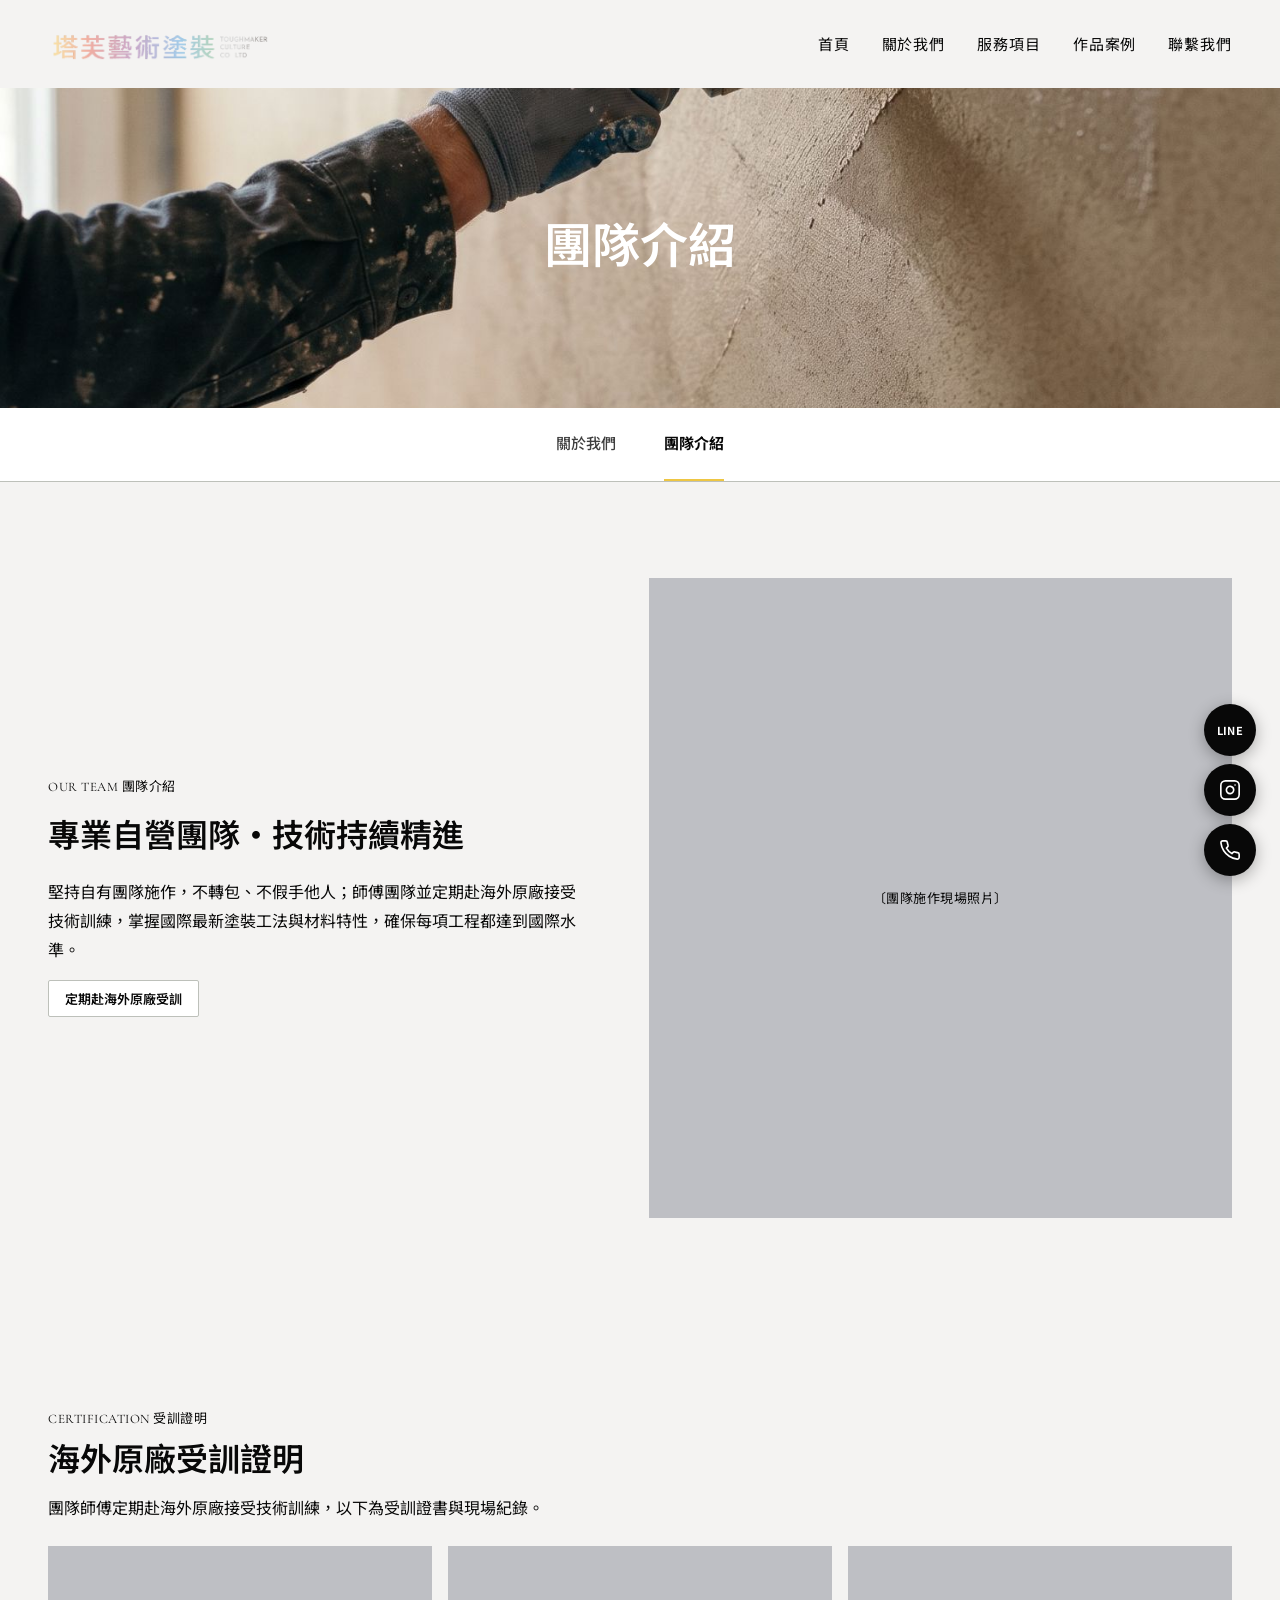
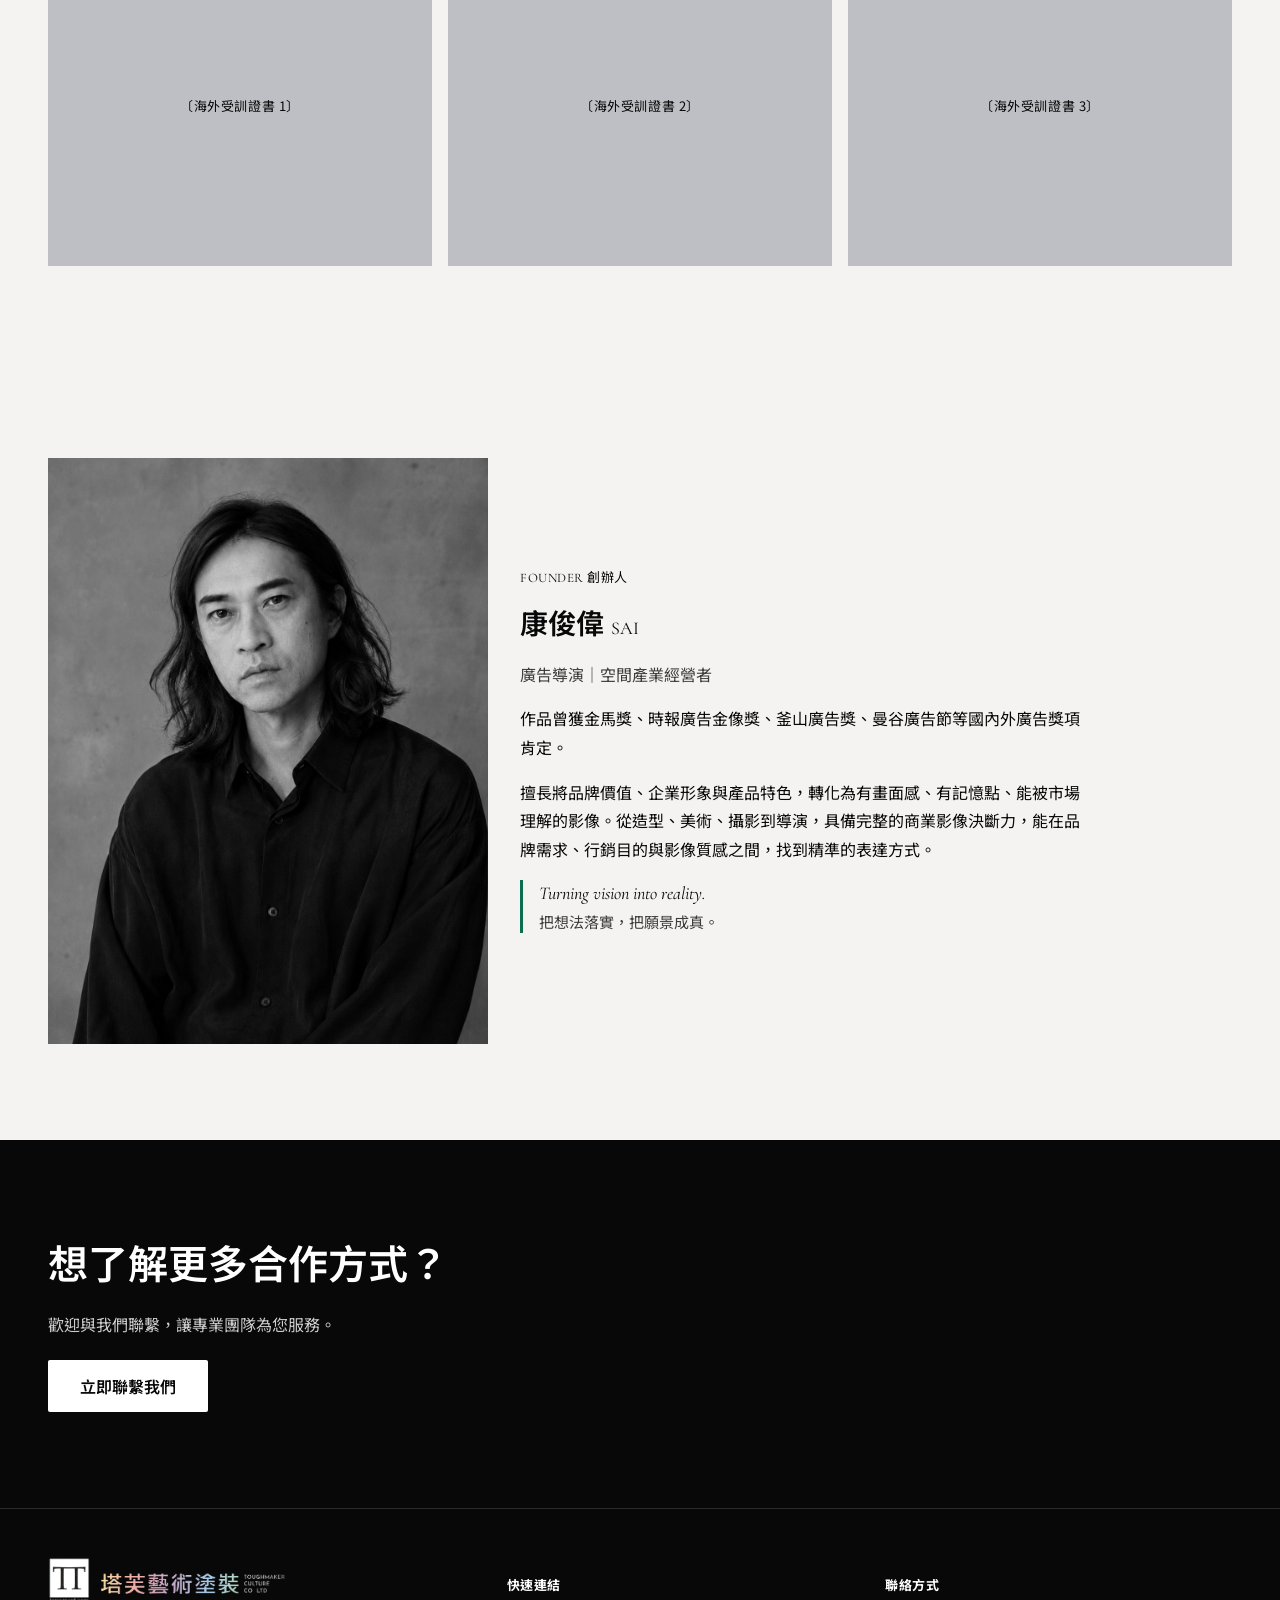
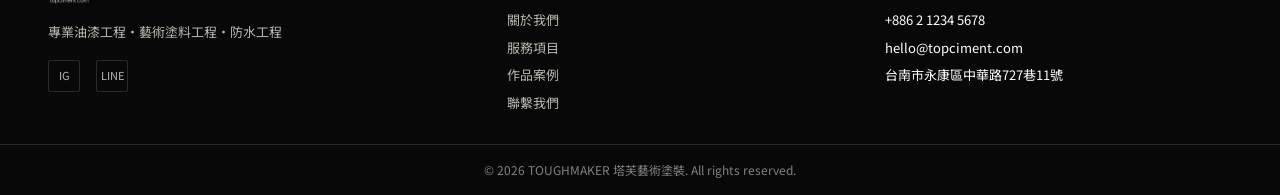
<file: toughmaker-web/team.html>
<!doctype html>
<html lang="zh-Hant">
<head>
<meta charset="utf-8">
<meta name="viewport" content="width=device-width, initial-scale=1">
<title>團隊介紹｜TOUGHMAKER 塔芙藝術塗裝</title>
<meta name="description" content="塔芙藝術塗裝的自營工班、創辦人故事與海外原廠受訓證明，堅持自有工班施作並定期赴海外原廠受訓。">
<link rel="icon" href="assets/images/logo/tough-logo.png">
<link rel="preconnect" href="https://fonts.googleapis.com">
<link rel="preconnect" href="https://fonts.gstatic.com" crossorigin>
<link rel="stylesheet" href="https://fonts.googleapis.com/css2?family=Cormorant+Garamond:wght@400;500;600;700&family=Noto+Sans+TC:wght@300;400;500;700&display=swap">
<link rel="stylesheet" href="assets/css/style.css">
</head>
<body>

<header class="site-header">
  <div class="container">
    <a href="index.html" class="site-logo"><img src="assets/images/logo/tough-logo-wordmark.png" alt="TOUGHMAKER 塔芙藝術塗裝"></a>
    <button class="nav-toggle" aria-label="開啟選單" aria-expanded="false"><span></span></button>
    <nav class="site-nav">
      <a href="index.html">首頁</a>
      <a href="about.html">關於我們</a>
      <a href="services.html">服務項目</a>
      <a href="portfolio.html">作品案例</a>
      <a href="contact.html">聯繫我們</a>
    </nav>
  </div>
</header>

<main>

  <section style="width:100%; position:relative; height:320px; box-sizing:border-box; overflow:hidden; background:var(--ink)">
    <img src="assets/images/services/craft-detail.jpg" alt="師傅手工塗抹藝術塗料紋理特寫" style="position:absolute; inset:0; width:100%; height:100%; object-fit:cover">
    <div class="container" style="position:relative; z-index:1; height:100%; display:flex; flex-direction:column; align-items:center; justify-content:center; gap:var(--space-2); text-align:center">
      <h1 style="margin:0; font-family:var(--font-brand); font-size:48px; font-weight:600; color:var(--white)">團隊介紹</h1>
    </div>
  </section>

  <nav class="subtab-nav">
    <div class="container">
      <a href="about.html">關於我們</a>
      <a href="team.html" aria-current="page">團隊介紹</a>
    </div>
  </nav>

  <section id="team" class="section section-pad bg-gray">
    <div class="container split split-reverse">
      <div style="display:flex; flex-direction:column; gap:var(--space-4); max-width:560px">
        <div class="eyebrow" style="color:var(--ink)">OUR TEAM 團隊介紹</div>
        <h2 style="font-family:var(--font-brand); font-size:32px; font-weight:600">專業自營團隊・技術持續精進</h2>
        <p style="font-size:16px; line-height:1.8">堅持自有團隊施作，不轉包、不假手他人；師傅團隊並定期赴海外原廠接受技術訓練，掌握國際最新塗裝工法與材料特性，確保每項工程都達到國際水準。</p>
        <div style="display:inline-flex; align-items:center; width:fit-content; padding:8px 16px; background:var(--white); border:1px solid var(--line); border-radius:var(--radius-sm); font-size:13px; font-weight:600">定期赴海外原廠受訓</div>
      </div>
      <div class="media-block placeholder" style="height:640px; flex-grow:1.4">〔團隊施作現場照片〕</div>
    </div>
  </section>

  <section class="section section-pad bg-gray">
    <div class="container" style="display:flex; flex-direction:column; gap:var(--space-6)">
      <div style="display:flex; flex-direction:column; gap:8px; max-width:640px">
        <div class="eyebrow" style="color:var(--ink)">CERTIFICATION 受訓證明</div>
        <h2 style="font-family:var(--font-brand); font-size:32px; font-weight:600">海外原廠受訓證明</h2>
        <p style="font-size:16px; line-height:1.8">團隊師傅定期赴海外原廠接受技術訓練，以下為受訓證書與現場紀錄。</p>
      </div>
      <div style="display:flex; flex-wrap:wrap; gap:var(--space-4)">
        <div class="media-block placeholder" style="flex:1 1 260px; height:320px">〔海外受訓證書 1〕</div>
        <div class="media-block placeholder" style="flex:1 1 260px; height:320px">〔海外受訓證書 2〕</div>
        <div class="media-block placeholder" style="flex:1 1 260px; height:320px">〔海外受訓證書 3〕</div>
      </div>
    </div>
  </section>

  <section id="founder" class="section section-pad bg-surface">
    <div class="container" style="display:flex; flex-wrap:wrap; gap:var(--space-8); align-items:center">
      <div style="flex:1 1 320px; min-width:280px; max-width:440px; aspect-ratio:3/4; overflow:hidden; filter:grayscale(1)">
        <img src="assets/images/about/founder.jpg" alt="塔芙藝術塗裝創辦人康俊偉（SAI）黑白形象照" style="width:100%; height:100%; object-fit:cover">
      </div>
      <div style="flex:1 1 360px; min-width:0; max-width:560px; display:flex; flex-direction:column; gap:var(--space-4)">
        <div class="eyebrow" style="color:var(--ink)">FOUNDER 創辦人</div>
        <h2 style="font-family:var(--font-brand); font-size:28px; font-weight:600">康俊偉 <span style="font-size:18px; font-weight:400">SAI</span></h2>
        <p style="font-size:16px; line-height:1.6; color:var(--ink-soft)">廣告導演｜空間產業經營者</p>
        <p style="font-size:16px; line-height:1.8">作品曾獲金馬獎、時報廣告金像獎、釜山廣告獎、曼谷廣告節等國內外廣告獎項肯定。</p>
        <p style="font-size:16px; line-height:1.8">擅長將品牌價值、企業形象與產品特色，轉化為有畫面感、有記憶點、能被市場理解的影像。從造型、美術、攝影到導演，具備完整的商業影像決斷力，能在品牌需求、行銷目的與影像質感之間，找到精準的表達方式。</p>
        <div style="border-left:3px solid var(--accent); padding-left:var(--space-4); display:flex; flex-direction:column; gap:4px">
          <p style="font-family:var(--font-brand); font-size:18px; font-style:italic; margin:0">Turning vision into reality.</p>
          <p style="font-size:15px; margin:0; color:var(--ink-soft)">把想法落實，把願景成真。</p>
        </div>
      </div>
    </div>
  </section>

  <section class="cta-band section">
    <div class="container">
      <h2>想了解更多合作方式？</h2>
      <p>歡迎與我們聯繫，讓專業團隊為您服務。</p>
      <a href="contact.html" class="btn btn-light">立即聯繫我們</a>
    </div>
  </section>

</main>

<footer class="site-footer">
  <div class="container footer-grid">
    <div class="footer-brand">
      <img src="assets/images/logo/tough-logo-footer.png" alt="TOUGHMAKER 塔芙藝術塗裝" class="footer-logo">
      <p>專業油漆工程・藝術塗料工程・防水工程</p>
      <div class="footer-social">
        <a href="https://www.instagram.com/toughmaker" target="_blank" rel="noopener" aria-label="Instagram">IG</a>
        <a href="https://page.line.me/576iqumv" target="_blank" rel="noopener" aria-label="LINE">LINE</a>
      </div>
    </div>
    <div class="footer-col">
      <h4>快速連結</h4>
      <ul>
        <li><a href="about.html">關於我們</a></li>
        <li><a href="services.html">服務項目</a></li>
        <li><a href="portfolio.html">作品案例</a></li>
        <li><a href="contact.html">聯繫我們</a></li>
      </ul>
    </div>
    <div class="footer-col">
      <h4>聯絡方式</h4>
      <ul>
        <!-- TODO: 確認並替換為實際電話 -->
        <li>+886 2 1234 5678</li>
        <!-- TODO: 確認是否為實際 Email -->
        <li>hello@topciment.com</li>
        <li>台南市永康區中華路727巷11號</li>
      </ul>
    </div>
  </div>
  <div class="container footer-bottom">© 2026 TOUGHMAKER 塔芙藝術塗裝. All rights reserved.</div>
</footer>

<div class="floating-contact">
  <a href="https://page.line.me/576iqumv" target="_blank" rel="noopener" aria-label="加 LINE 好友詢問">LINE</a>
  <a href="https://www.instagram.com/toughmaker" target="_blank" rel="noopener" aria-label="Instagram"><svg viewBox="0 0 24 24" width="22" height="22" fill="none" stroke="currentColor" stroke-width="1.8" stroke-linecap="round" stroke-linejoin="round" aria-hidden="true"><rect x="2" y="2" width="20" height="20" rx="5" ry="5"/><path d="M16 11.37A4 4 0 1 1 12.63 8 4 4 0 0 1 16 11.37z"/><line x1="17.5" y1="6.5" x2="17.51" y2="6.5"/></svg></a>
  <!-- TODO: 確認並替換為實際電話 -->
  <a href="tel:+886221234568" aria-label="撥打電話"><svg viewBox="0 0 24 24" width="22" height="22" fill="none" stroke="currentColor" stroke-width="1.8" stroke-linecap="round" stroke-linejoin="round" aria-hidden="true"><path d="M22 16.92v3a2 2 0 0 1-2.18 2 19.79 19.79 0 0 1-8.63-3.07 19.5 19.5 0 0 1-6-6 19.79 19.79 0 0 1-3.07-8.67A2 2 0 0 1 4.11 2h3a2 2 0 0 1 2 1.72 12.84 12.84 0 0 0 .7 2.81 2 2 0 0 1-.45 2.11L8.09 9.91a16 16 0 0 0 6 6l1.27-1.27a2 2 0 0 1 2.11-.45 12.84 12.84 0 0 0 2.81.7A2 2 0 0 1 22 16.92z"/></svg></a>
</div>

<script src="assets/js/main.js"></script>
</body>
</html>
</file>
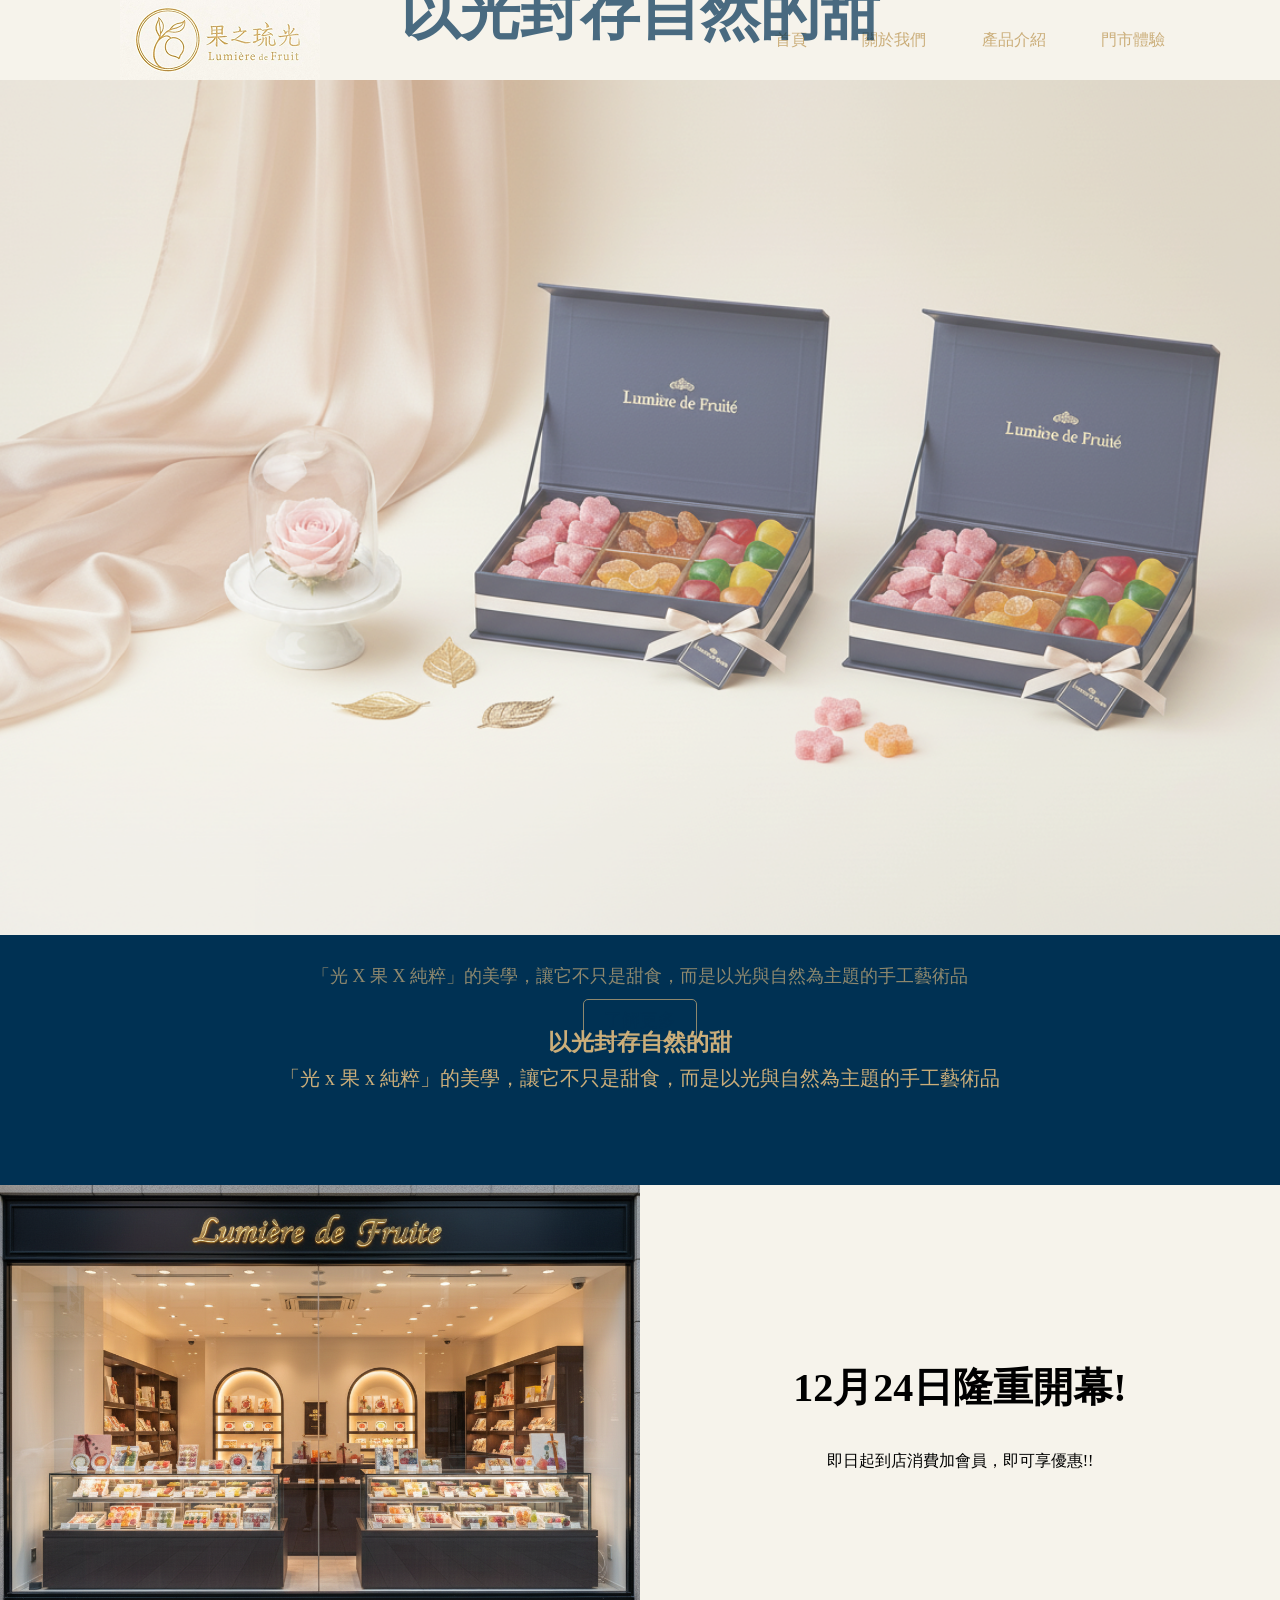
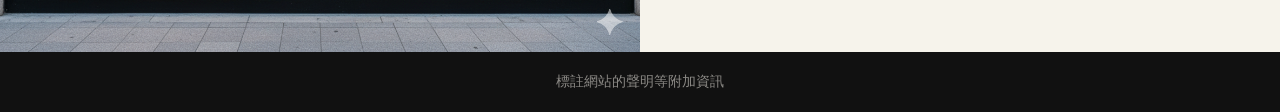
<file: 果之琉光/Untitled-1.html>
<!DOCTYPE html>
<html lang="zh-TW">
<head>
    <meta charset="UTF-8">
    <meta name="viewport" content="width=device-width, initial-scale=1.0">
    <title>果之琉光 | Lumière de Fruit</title>
    <link rel="stylesheet" href="style.css">
</head>

<body>
    <header>
    <h1>果之琉光</h1>
    <nav>
    <ul>
        <li><a href="Untitled-1.html">首頁</a></li>
        <li><a href="關於我們.html">關於我們</a></li>
        <li><a href="產品介紹.html">產品介紹</a></li>
        <li><a href="門市體驗.html">門市體驗</a></li>
    </ul>
    </nav>
    </header>

    <main>
    <section class="home">    
    <h2>以光封存自然的甜</h2>
    <p>「光 X 果 X 純粹」的美學，讓它不只是甜食，而是以光與自然為主題的手工藝術品</p> 
    <p><a href="#">了解更多</a></p>   
    </section>

    <section class="slogan">
    <h3>以光封存自然的甜</h3>
    <p>「光 x 果 x 純粹」的美學，讓它不只是甜食，而是以光與自然為主題的手工藝術品</p>   
    </section>

    <section class="shop">
    <img src="images/shop.png" alt="果之琉光旗艦店">
    <div class="info">
    <h3>12月24日隆重開幕!</h3>
    <p>即日起到店消費加會員，即可享優惠!!</p>
    </div>    
    </section>
    </main>

    <footer>
        <p>標註網站的聲明等附加資訊</p>
    </footer>
</body>
</html>
</file>
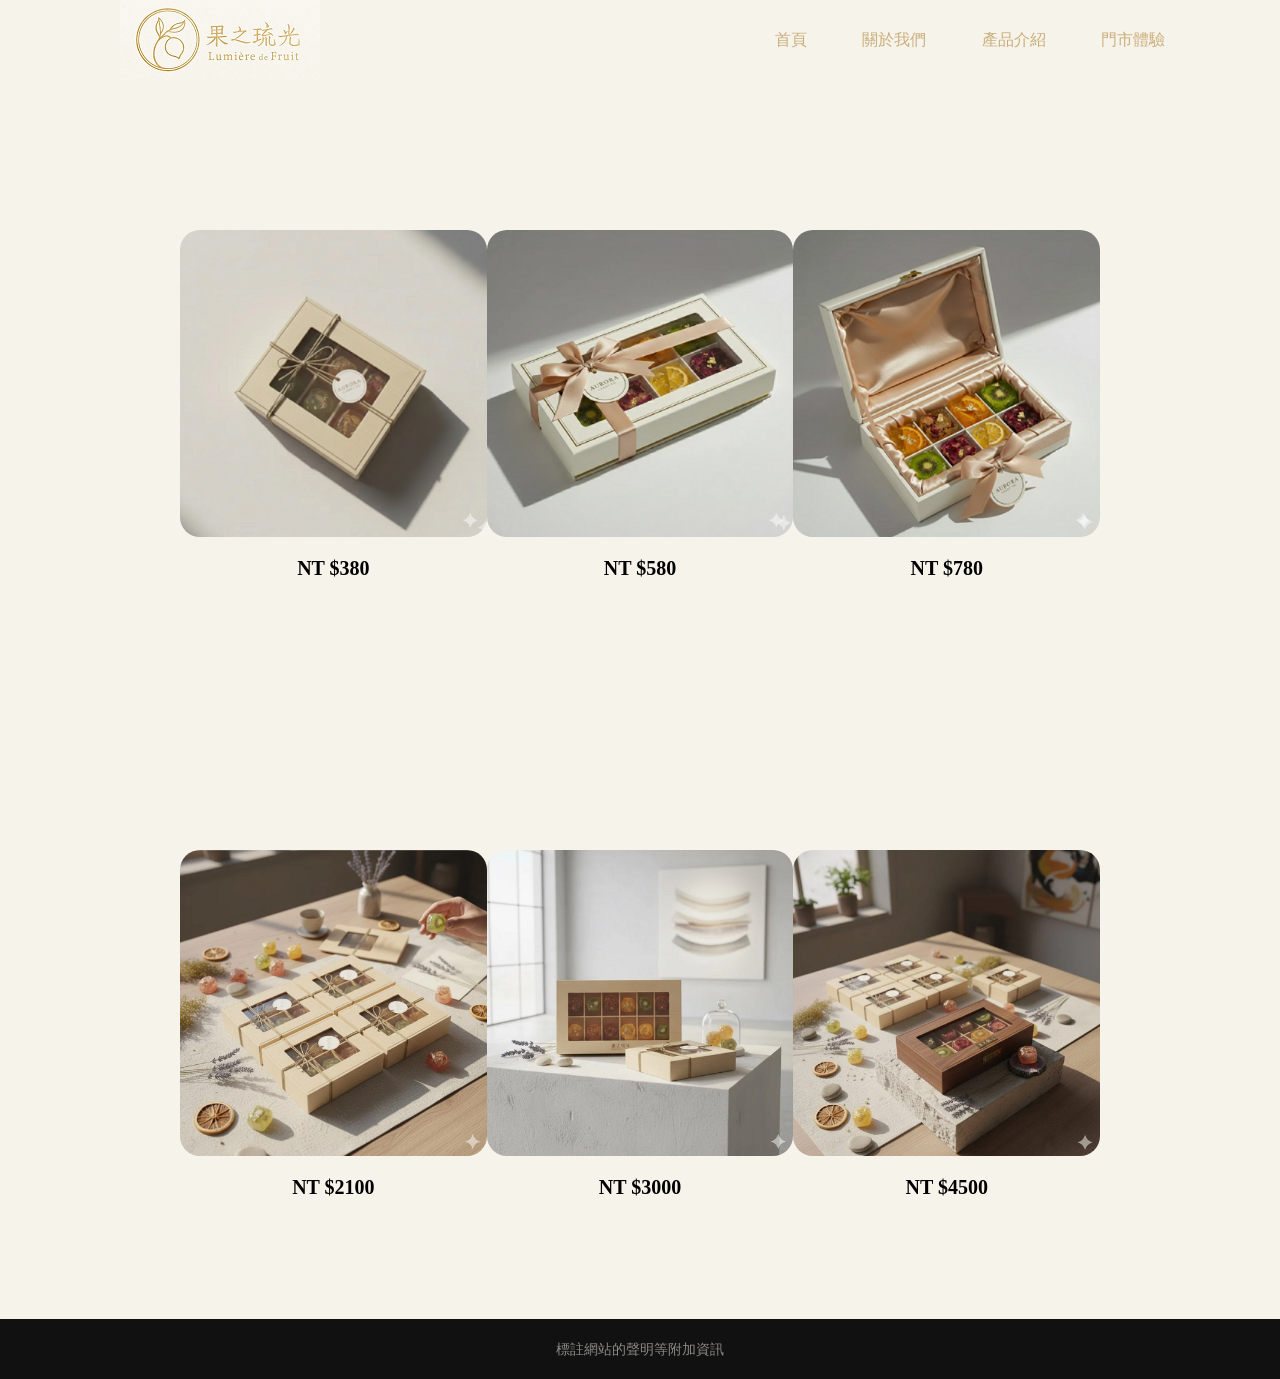
<file: 果之琉光/產品介紹.html>
<head>
    <meta charset="UTF-8">
    <meta name="viewport" content="width=device-width, initial-scale=1.0">
    <title>果之琉光 | Lumière de Fruit</title>
    <link rel="stylesheet" href="style2.css">
</head>

<body>
    <header>
    <h1>果之琉光</h1>
    <nav>
    <ul>
        <li><a href="Untitled-1.html">首頁</a></li>
        <li><a href="關於我們.html">關於我們</a></li>
        <li><a href="產品介紹.html">產品介紹</a></li>
        <li><a href="門市體驗.html">門市體驗</a></li>
    </ul>
    </nav>
    </header>

    <section class="product">
    <div>
        <img src="images/小盒.png" alt="小盒">
        <h2>NT  $380</h2>
    </div>
    <div>
        <img src="images/中盒.png" alt="中盒">
        <h2>NT  $580</h2>
    </div>
    <div>
        <img src="images/大盒.png" alt="大盒">
        <h2>NT  $780</h2>
    </div>
    </section>

    <section class="product2">
    <div>
        <img src="images/入門組.png" alt="入門組">
        <h2>NT  $2100</h2>
    </div>
    <div>
        <img src="images/中高端組.png" alt="中高端組">
        <h2>NT  $3000</h2>
    </div>
    <div>
        <img src="images/高端組.png" alt="高端組">
        <h2>NT  $4500</h2>
    </div>
    </section>
     <footer>
        <p>標註網站的聲明等附加資訊</p>
    </footer>
</body>
</file>
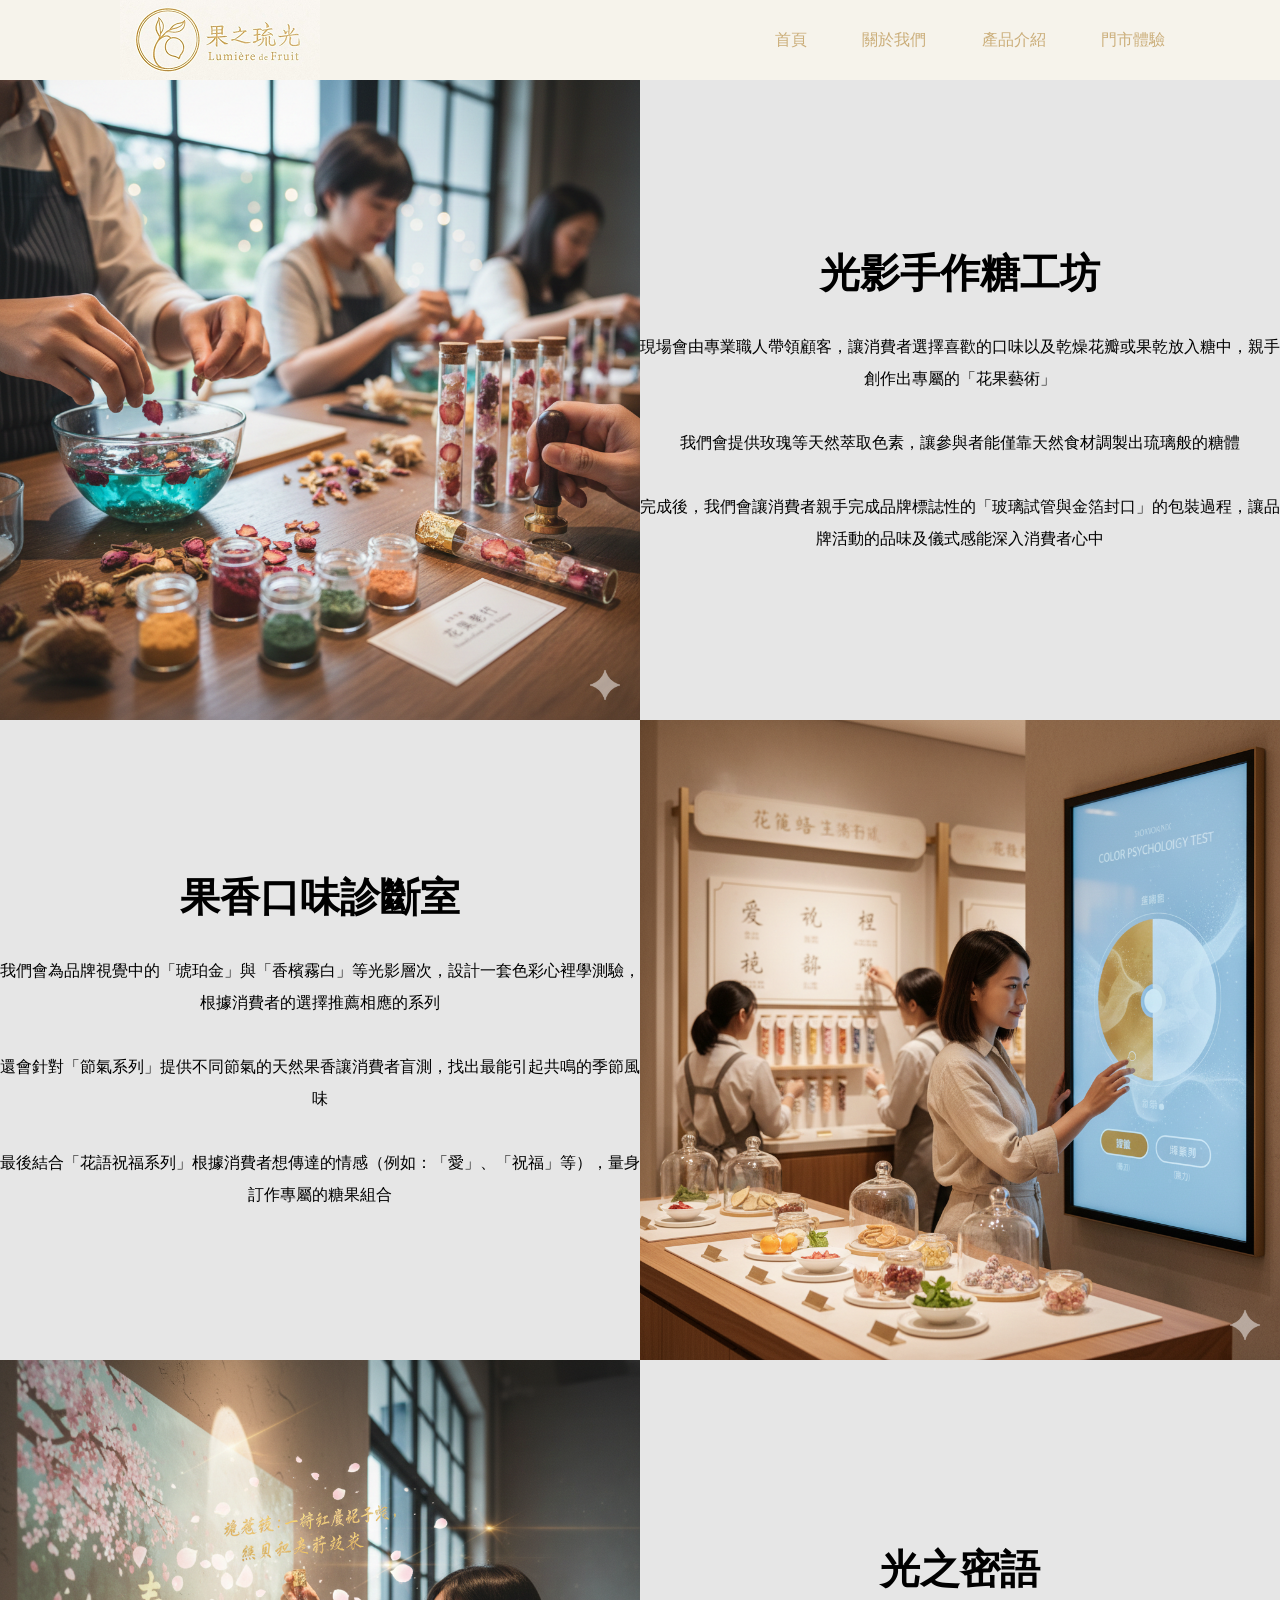
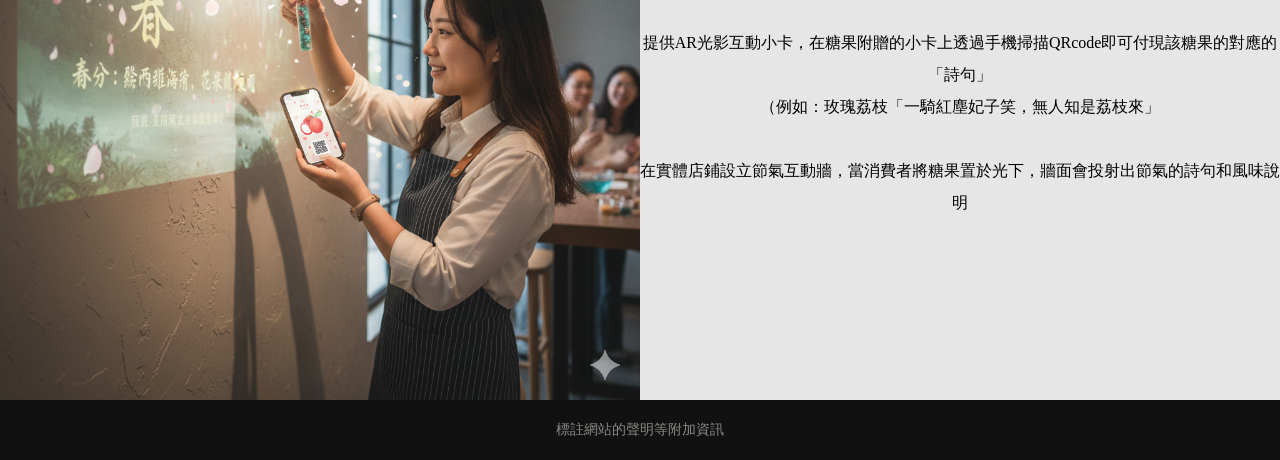
<file: 果之琉光/門市體驗.html>
<head>
    <meta charset="UTF-8">
    <meta name="viewport" content="width=device-width, initial-scale=1.0">
    <title>果之琉光 | Lumière de Fruit</title>
    <link rel="stylesheet" href="style3.css">
</head>

<body>
    <header>
    <h1>果之琉光</h1>
    <nav>
    <ul>
        <li><a href="Untitled-1.html">首頁</a></li>
        <li><a href="關於我們.html">關於我們</a></li>
        <li><a href="產品介紹.html">產品介紹</a></li>
        <li><a href="門市體驗.html">門市體驗</a></li>
    </ul>
    </nav>
    </header>

    <section class="光影手作糖工坊">
    
    <img src="images/示意圖1.png">
    <div class="文1">
         <h2>光影手作糖工坊</h2>
         <p>現場會由專業職人帶領顧客，讓消費者選擇喜歡的口味以及乾燥花瓣或果乾放入糖中，親手創作出專屬的「花果藝術」<br>
         <br>
         我們會提供玫瑰等天然萃取色素，讓參與者能僅靠天然食材調製出琉璃般的糖體<br>
         <br>
         完成後，我們會讓消費者親手完成品牌標誌性的「玻璃試管與金箔封口」的包裝過程，讓品牌活動的品味及儀式感能深入消費者心中<br>
         </p>
        </div>
    </section>

    <section class="果香口味診斷室">
    <div class="文2">
    <h2>果香口味診斷室</h2>
        <p>我們會為品牌視覺中的「琥珀金」與「香檳霧白」等光影層次，設計一套色彩心裡學測驗，根據消費者的選擇推薦相應的系列<br>
        <br>
        還會針對「節氣系列」提供不同節氣的天然果香讓消費者盲測，找出最能引起共鳴的季節風味<br>
        <br>
        最後結合「花語祝福系列」根據消費者想傳達的情感（例如：「愛」、「祝福」等），量身訂作專屬的糖果組合<br>
        </p>
    </div>
    <img src="images/示意圖2.png">
    
     </section>

    <section class="光之密語">
    <img src="images/示意圖3.png">
    <div class="文3">
    <h2>光之密語</h2>
         <p>提供AR光影互動小卡，在糖果附贈的小卡上透過手機掃描QRcode即可付現該糖果的對應的「詩句」<br>
        （例如：玫瑰荔枝「一騎紅塵妃子笑，無人知是荔枝來」<br>
         <br>
         在實體店鋪設立節氣互動牆，當消費者將糖果置於光下，牆面會投射出節氣的詩句和風味說明
         </p>
    </div>    
    </section> 
    <footer>
        <p>標註網站的聲明等附加資訊</p>
    </footer>
</body>
</file>
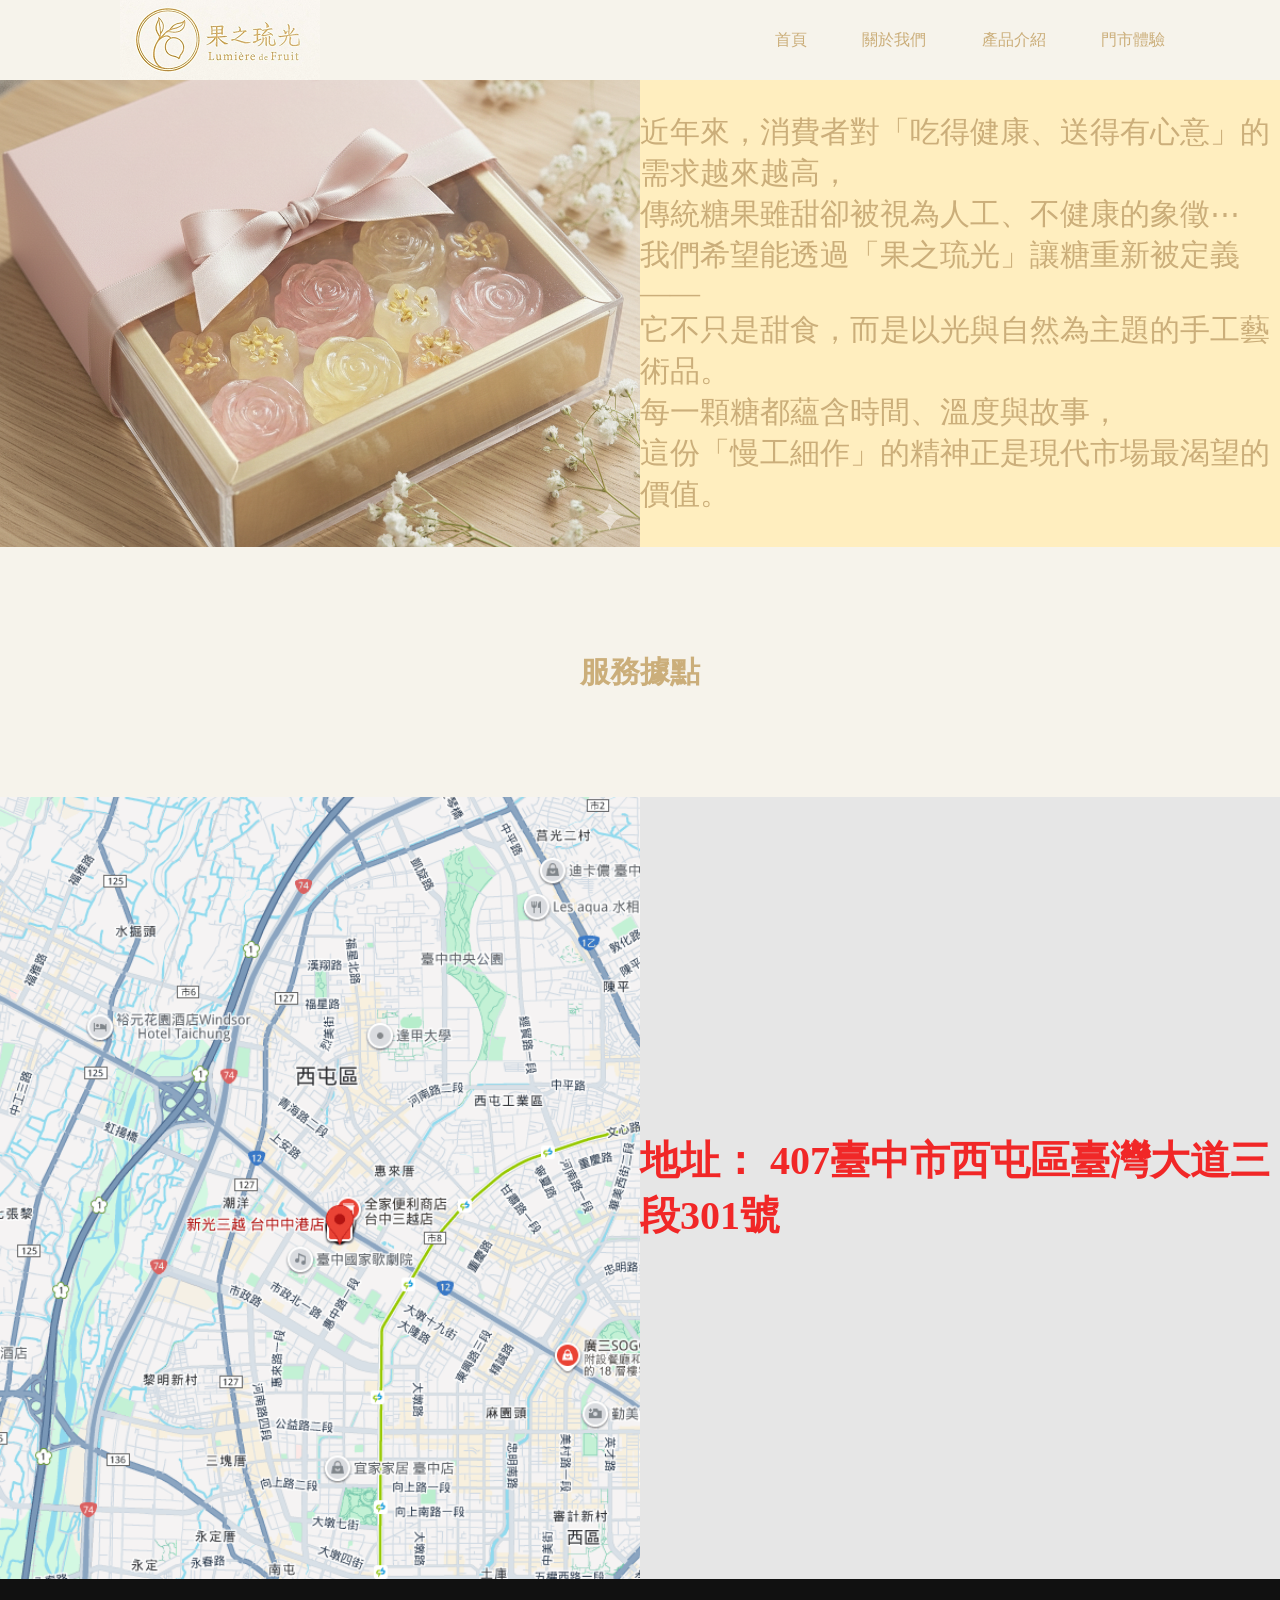
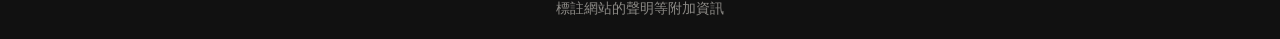
<file: 果之琉光/關於我們.html>
<head>
    <meta charset="UTF-8">
    <meta name="viewport" content="width=device-width, initial-scale=1.0">
    <title>果之琉光 | Lumière de Fruit</title>
    <link rel="stylesheet" href="style1.css">
</head>

<body>
    <header>
    <h1>果之琉光</h1>
    <nav>
    <ul>
        <li><a href="Untitled-1.html">首頁</a></li>
        <li><a href="關於我們.html">關於我們</a></li>
        <li><a href="產品介紹.html">產品介紹</a></li>
        <li><a href="門市體驗.html">門市體驗</a></li>
    </ul>
    </nav>
    </header>
    <main>
    <section class="brand-container">
        <img src="images/brand.png" alt="果之琉光品牌形象圖">
        
        <div class="content-overlay">
            <p>
                近年來，消費者對「吃得健康、送得有心意」的需求越來越高，<br>
                傳統糖果雖甜卻被視為人工、不健康的象徵⋯<br>
                我們希望能透過「果之琉光」讓糖重新被定義——<br>
                它不只是甜食，而是以光與自然為主題的手工藝術品。<br>
                <span class="highlight">每一顆糖都蘊含時間、溫度與故事，<br>
                這份「慢工細作」的精神正是現代市場最渴望的價值。</span>
            </p>
        </div>
    </section>    

    <section class="loc">
        <h2>服務據點</h2>
    </section>

    <section class="location">
        <img src="images/map.png" alt="地址">
        <div class="infor">
            <h2>
            <a href="https://www.google.com/maps/search/%E6%96%B0%E5%85%89%E4%B8%89%E8%B6%8A/@24.1624749,120.648434,16z?entry=ttu&g_ep=EgoyMDI1MTIwOS4wIKXMDSoASAFQAw%3D%3D" target="_blank">地址： 407臺中市西屯區臺灣大道三段301號</a>
        </h2>
        </div>
    </section>
    </main>  
     <footer>
        <p>標註網站的聲明等附加資訊</p>
    </footer> 
</body>
</file>
<file: toughmaker-web/assets/css/style.css>
/* ==========================================================================
   TOUGHMAKER 塔芙藝術塗裝 — Design tokens & shared styles
   ========================================================================== */

:root {
  /* Color */
  --surface: #FFFFFF;
  --surface-alt: #FFFFFB;
  --ink: #080808;
  --ink-soft: rgba(8, 8, 8, 0.78);
  --line: #BDC0BA;
  --accent: #0B6E4F;
  --gray-base: #828282;
  --mist: #BEBFC4;
  --gold: #EEC643;
  --gold-muted: #C9B37E;
  --green-deep: #3F4424;
  --white: #FFFFFF;
  --footer-bg: #080808;
  --footer-line: #2a2a2a;
  --footer-muted: #b8b6ad;
  --header-bg: #F4F3F2;

  /* Type */
  --font-zh: "Noto Sans TC", "Cormorant Garamond", sans-serif;
  --font-brand: "Cormorant Garamond", "Noto Sans TC", serif;

  /* Spacing scale */
  --space-1: 4px;
  --space-2: 8px;
  --space-4: 16px;
  --space-6: 24px;
  --space-8: 32px;
  --space-12: 48px;
  --space-16: 64px;
  --space-24: 96px;

  /* Radius */
  --radius-sm: 2px;
  --radius-md: 4px;

  --gutter: var(--space-12);
  --container: 1800px;
}

* { box-sizing: border-box; }

html { -webkit-text-size-adjust: 100%; }

body {
  margin: 0;
  font-family: var(--font-zh);
  color: var(--ink);
  background: var(--header-bg);
  line-height: 1.5;
}

img { max-width: 100%; display: block; }

a { color: inherit; text-decoration: none; }

h1, h2, h3, p, ul, figure { margin: 0; }

ul { padding: 0; list-style: none; }

.container {
  max-width: var(--container);
  margin: 0 auto;
  padding-left: var(--gutter);
  padding-right: var(--gutter);
  box-sizing: border-box;
}

.eyebrow {
  font-family: var(--font-brand);
  font-size: 13px;
  letter-spacing: 0.04em;
  text-transform: uppercase;
}

.subtab-nav {
  width: 100%;
  border-bottom: 1px solid var(--line);
  background: var(--surface);
}

.subtab-nav .container {
  display: flex;
  justify-content: center;
  gap: var(--space-12);
}

.subtab-nav a {
  padding: var(--space-6) 0;
  font-size: 15px;
  font-weight: 500;
  color: var(--ink-soft);
  border-bottom: 2px solid transparent;
}

.subtab-nav a[aria-current="page"] {
  color: var(--ink);
  font-weight: 700;
  border-bottom-color: var(--gold);
}

.btn {
  display: inline-flex;
  align-items: center;
  justify-content: center;
  padding: 14px 32px;
  border-radius: var(--radius-sm);
  font-size: 16px;
  font-weight: 600;
  font-family: var(--font-zh);
  border: none;
  cursor: pointer;
  white-space: nowrap;
}

.btn-sm {
  padding: 12px 28px;
  font-size: 14px;
}

.btn-dark { background: var(--ink); color: var(--white); }
.btn-light { background: var(--white); color: var(--ink); }

.text-link {
  font-size: 14px;
  font-weight: 600;
  color: var(--ink);
}

.contact-social { display: flex; justify-content: center; gap: var(--space-4); }

.contact-social a {
  width: 44px;
  height: 44px;
  border: 1px solid var(--line);
  border-radius: 50%;
  display: flex;
  align-items: center;
  justify-content: center;
  font-size: 11px;
  font-weight: 700;
  color: var(--ink);
}

/* ---- Focus & motion ---- */
a:focus-visible,
button:focus-visible,
input:focus-visible,
select:focus-visible,
textarea:focus-visible {
  outline: 2px solid var(--accent);
  outline-offset: 2px;
}

@media (prefers-reduced-motion: reduce) {
  * { animation-duration: 0.001ms !important; animation-iteration-count: 1 !important; transition-duration: 0.001ms !important; }
}

/* ==========================================================================
   Header
   ========================================================================== */

.site-header {
  width: 100%;
  background: var(--header-bg);
  position: sticky;
  top: 0;
  z-index: 50;
}

.site-header .container {
  display: flex;
  align-items: center;
  justify-content: space-between;
  gap: var(--space-4);
  padding-top: var(--space-4);
  padding-bottom: var(--space-4);
  max-width: 1800px;
}

.site-logo img {
  height: 56px;
  width: auto;
}

.site-nav {
  display: flex;
  align-items: center;
  gap: var(--space-8);
  font-size: 15px;
}

.site-nav a { color: var(--ink); font-weight: 400; letter-spacing: 0.06em; }
.site-nav a[aria-current="page"] { color: var(--ink); font-weight: 700; }

.nav-toggle {
  display: none;
  background: none;
  border: none;
  padding: 8px;
  cursor: pointer;
}

.nav-toggle span,
.nav-toggle span::before,
.nav-toggle span::after {
  display: block;
  width: 24px;
  height: 2px;
  background: var(--ink);
  position: relative;
  transition: transform 0.2s ease, opacity 0.2s ease;
}

.nav-toggle span::before,
.nav-toggle span::after {
  content: "";
  position: absolute;
  left: 0;
}

.nav-toggle span::before { top: -7px; }
.nav-toggle span::after { top: 7px; }

.nav-toggle[aria-expanded="true"] span { background: transparent; }
.nav-toggle[aria-expanded="true"] span::before { transform: translateY(7px) rotate(45deg); }
.nav-toggle[aria-expanded="true"] span::after { transform: translateY(-7px) rotate(-45deg); }

@media (max-width: 860px) {
  .nav-toggle { display: block; }

  .site-nav {
    position: absolute;
    top: 100%;
    left: 0;
    right: 0;
    background: var(--header-bg);
    border-bottom: 1px solid var(--line);
    flex-direction: column;
    align-items: flex-start;
    gap: var(--space-4);
    padding: 0 var(--gutter);
    max-height: 0;
    overflow: hidden;
    transition: max-height 0.25s ease, padding 0.25s ease;
  }

  .site-nav.is-open {
    max-height: 480px;
    padding: var(--space-4) var(--gutter) var(--space-8);
  }
}

/* ==========================================================================
   Section helpers
   ========================================================================== */

.section { width: 100%; box-sizing: border-box; }
.section-pad { padding-top: var(--space-24); padding-bottom: var(--space-24); }
.bg-surface { background: transparent; }
.bg-gray { background: var(--header-bg); }
.bg-ink { background: var(--ink); color: var(--white); }

/* ---- Full-height page layout (opt-in via body.fill-page) ---- */
body.fill-page { display: flex; flex-direction: column; min-height: 100vh; }
body.fill-page main { flex: 1 0 auto; display: flex; flex-direction: column; }

.section-fill { width: 100%; box-sizing: border-box; flex: 1 0 auto; display: flex; min-height: 480px; }

@media (max-width: 860px) {
  .section-fill { flex: 0 1 auto; }
}

/* ==========================================================================
   Hero / page banner
   ========================================================================== */

.hero-full {
  position: relative;
  width: 100%;
  height: 100vh;
  min-height: 640px;
  max-height: 1080px;
  overflow: hidden;
  background: var(--ink);
}

.hero-full img {
  position: absolute;
  inset: 0;
  width: 100%;
  height: 100%;
  object-fit: cover;
}

.hero-full::after {
  content: "";
  position: absolute;
  inset: 0;
  background: linear-gradient(180deg, rgba(8,8,8,0.1) 0%, rgba(8,8,8,0.6) 100%);
}

.hero-full-content {
  position: relative;
  z-index: 1;
  height: 100%;
  display: flex;
  flex-direction: column;
  justify-content: flex-end;
  padding-top: var(--space-24);
  padding-bottom: var(--space-24);
  color: var(--white);
}

.hero-full .eyebrow { color: var(--white); opacity: 0.85; }

.hero-full h1 {
  font-family: var(--font-brand);
  font-weight: 700;
  font-size: 72px;
  line-height: 1.02;
  letter-spacing: 0.01em;
  text-transform: uppercase;
  color: var(--white);
  max-width: 900px;
}

.hero-full p {
  font-size: 18px;
  color: var(--white);
  opacity: 0.92;
  margin-top: var(--space-2);
  max-width: 560px;
}

.hero-full .btn { margin-top: var(--space-6); width: fit-content; }

@media (max-width: 640px) {
  .hero-full { height: 70vh; min-height: 440px; }
  .hero-full h1 { font-size: 38px; }
}

/* ---- Floating contact buttons ---- */

.floating-contact {
  position: fixed;
  right: var(--space-6);
  bottom: var(--space-6);
  display: flex;
  flex-direction: column;
  gap: var(--space-2);
  z-index: 100;
}

.floating-contact a {
  width: 52px;
  height: 52px;
  border-radius: 50%;
  background: var(--ink);
  color: var(--white);
  display: flex;
  align-items: center;
  justify-content: center;
  font-size: 11px;
  font-weight: 700;
  letter-spacing: 0.02em;
  box-shadow: 0 4px 16px rgba(0,0,0,0.3);
}

@media (max-width: 640px) {
  .floating-contact { right: var(--space-4); bottom: var(--space-4); }
  .floating-contact a { width: 44px; height: 44px; font-size: 10px; }
}

/* ---- Numbered service list ---- */

.service-list { display: flex; flex-direction: column; }

.service-item {
  display: flex;
  align-items: flex-start;
  gap: var(--space-8);
  padding: var(--space-8) 0;
  border-bottom: 1px solid var(--line);
}

.service-item:first-child { border-top: 1px solid var(--line); }

.service-num {
  font-family: var(--font-brand);
  font-size: 40px;
  font-weight: 600;
  color: var(--ink);
  opacity: 0.45;
  flex: 0 0 auto;
  width: 64px;
}

.service-item h3 { font-size: 20px; font-weight: 700; margin-bottom: var(--space-1); }
.service-item p { font-size: 15px; line-height: 1.7; }

@media (max-width: 640px) {
  .service-item { gap: var(--space-4); }
  .service-num { width: 44px; font-size: 28px; }
}

.page-banner {
  padding-top: var(--space-12);
  padding-bottom: var(--space-12);
}

.page-banner .breadcrumb { font-size: 13px; color: var(--ink); margin-bottom: var(--space-2); }
.page-banner .breadcrumb a { font-weight: 600; }

.page-banner h1 {
  font-family: var(--font-brand);
  font-size: 48px;
  font-weight: 600;
  color: var(--ink);
}

@media (max-width: 640px) {
  .hero-copy h1 { font-size: 40px; }
  .hero-media { height: 280px; }
  .page-banner h1 { font-size: 34px; }
}

/* ==========================================================================
   Cards & grids
   ========================================================================== */

.grid {
  display: flex;
  flex-wrap: wrap;
  gap: var(--space-6);
}

.card {
  flex: 1 1 300px;
  min-width: 0;
  background: var(--surface);
  border: 1px solid var(--line);
  border-radius: var(--radius-md);
  padding: var(--space-8);
  box-sizing: border-box;
  display: flex;
  flex-direction: column;
  gap: var(--space-4);
}

.card-icon {
  width: 48px;
  height: 48px;
  background: var(--mist);
}

.card h3 { font-size: 20px; font-weight: 700; }
.card p { font-size: 16px; line-height: 1.7; }

.tag {
  display: inline-flex;
  align-items: center;
  font-size: 11px;
  font-weight: 600;
  letter-spacing: 0.04em;
  color: var(--ink);
  background: var(--gold);
  border-radius: var(--radius-sm);
  padding: 4px 10px;
  width: fit-content;
}

.media-block {
  width: 100%;
  overflow: hidden;
  background: var(--mist);
}

.media-block img { width: 100%; height: 100%; object-fit: cover; }

.placeholder {
  display: flex;
  align-items: center;
  justify-content: center;
  color: var(--ink);
  font-size: 13px;
  letter-spacing: 0.04em;
  text-align: center;
  padding: var(--space-4);
}

/* ==========================================================================
   Split / two-column rows
   ========================================================================== */

.split {
  display: flex;
  flex-wrap: wrap;
  gap: var(--space-16);
  align-items: center;
}

.split > * { flex: 1 1 420px; min-width: 0; }
.split-reverse { flex-wrap: wrap-reverse; }

@media (max-width: 640px) {
  .split { gap: var(--space-8); }
}

/* ==========================================================================
   About page tab nav
   ========================================================================== */

.about-tab {
  padding: var(--space-4) 0;
  font-size: 15px;
  color: var(--ink);
  opacity: 0.6;
  border-bottom: 3px solid transparent;
  margin-bottom: -1px;
}

.about-tab.active { opacity: 1; font-weight: 700; border-bottom-color: var(--gold); }

/* ==========================================================================
   CTA band
   ========================================================================== */

.cta-band {
  background: var(--ink);
  color: var(--white);
}

.cta-band .container {
  padding-top: var(--space-24);
  padding-bottom: var(--space-24);
  display: flex;
  flex-direction: column;
  align-items: flex-start;
  gap: var(--space-4);
}

.cta-band h2 {
  font-family: var(--font-brand);
  font-size: 40px;
  font-weight: 600;
  color: var(--white);
}

.cta-band p { font-size: 16px; color: var(--white); opacity: 0.8; }
.cta-band .btn { margin-top: var(--space-2); }

/* ==========================================================================
   Footer
   ========================================================================== */

.site-footer {
  background: var(--footer-bg);
  color: var(--white);
  border-top: 1px solid var(--footer-line);
}

.footer-grid {
  display: flex;
  flex-wrap: wrap;
  gap: var(--space-8);
  justify-content: space-between;
  padding-top: var(--space-12);
  padding-bottom: var(--space-8);
}

.footer-brand { flex: 1 1 240px; min-width: 0; }
.footer-logo { height: 48px; width: auto; display: block; margin-bottom: var(--space-4); }
.footer-brand p { font-size: 13px; line-height: 1.7; color: var(--footer-muted); }

.footer-col { flex: 1 1 160px; min-width: 0; }
.footer-col h4 {
  font-size: 13px;
  font-weight: 700;
  color: var(--white);
  margin-bottom: var(--space-4);
  letter-spacing: 0.04em;
}
.footer-col ul { display: flex; flex-direction: column; gap: var(--space-2); font-size: 13px; }
.footer-col a, .footer-col div { color: var(--footer-muted); }

.footer-social { display: flex; gap: var(--space-4); margin-top: var(--space-4); }
.footer-social a {
  width: 32px;
  height: 32px;
  border: 1px solid var(--footer-line);
  border-radius: var(--radius-sm);
  display: flex;
  align-items: center;
  justify-content: center;
  font-size: 11px;
  color: var(--footer-muted);
}

.footer-bottom {
  border-top: 1px solid var(--footer-line);
  padding-top: var(--space-4);
  padding-bottom: var(--space-4);
  text-align: center;
  font-size: 12px;
  color: var(--gray-base);
}


/* ==========================================================================
   Responsive container gutter
   ========================================================================== */

@media (max-width: 640px) {
  :root { --gutter: var(--space-4); }
  .section-pad { padding-top: var(--space-12); padding-bottom: var(--space-12); }
}
</file>
<file: 果之琉光/style.css>
*{
    padding: 0;
    margin: 0;
}
header{
    background-color: #f6f3eb;
    height: 80px;
    width: 100%;
    position: relative;
}
h1{
    color:#CBAE7A;
    position: absolute;
    left: 120px;
    top: 0;
    line-height: 80px;
    background-image: url(images/logo.png);
    background-repeat: no-repeat;
    background-position: center;
    width: 200px;
    text-indent: -9999px;
}
header ul{
    position: absolute;
    right: 5vw;
    top: 0;
    line-height: 80px;
}
header li{
    display: inline;
    margin-right: 4vw;
}
header a{
    color: #CBAE7A;
    text-decoration: none;
}
header a:hover{
    text-decoration: underline;
}
.home{
    background-color: #CBAE7A;
    color: #003153;
    height: 95vh;
    background-image: url(images/大圖.png);
    opacity: 0.7;
    background-size: cover;
    background-position: center;
    display: flex;
    flex-direction: column;
    align-items: center;
    justify-content: center;
}
.home h2{
    font-size: 60px;
    margin-bottom: 900px;
}
.home p{
    color: #CBAE7A;
    font-size: 18px;
    margin: 10px 0;
}
.home a{
    color: #003153;
    height: 200xp;
    text-decoration: none;
    border: 1px solid #CBAE7A;
    padding: 10px 20px;
    border-radius: 5px;
}
.slogan{
    background-color: #003153;
    color: #CBAE7A;
    height: 250px;
    display: flex;
    flex-direction: column;
    justify-content: center;
    align-items: center;
    font-size: 20px;
    line-height: 1.8em;
}
footer{
    background-color: #111111;
    color: #8b8985;
    height: 60px;
    display: flex;
    justify-content: center;
    align-items: center;
    font-size: 14px;
    line-height: 1.8em;
}
.shop{
    display: flex;
}
.shop img{
    width: 50%;
}
.info{
    width: 50%;
    background-color:#f6f3eb;
    display: flex;
    flex-direction: column;
    align-items: center;
    justify-content: center;
}
.info h3{
    font-size: 40px;
    margin-bottom: 30px;
}
.info p{
    text-align: center;
    line-height: 2em;
}
</file>
<file: 果之琉光/style2.css>
*{
    padding: 0;
    margin: 0;
}
header{
    background-color: #f6f3eb;
    height: 80px;
    width: 100%;
    position: relative;
}
h1{
    color:#CBAE7A;
    position: absolute;
    left: 120px;
    top: 0;
    line-height: 80px;
    background-image: url(images/logo.png);
    background-repeat: no-repeat;
    background-position: center;
    width: 200px;
    text-indent: -9999px;
}
header ul{
    position: absolute;
    right: 5vw;
    top: 0;
    line-height: 80px;
}
header li{
    display: inline;
    margin-right: 4vw;
}
header a{
    color: #CBAE7A;
    text-decoration: none;
}
header a:hover{
    text-decoration: underline;
}
.product{
    display: flex;
    background-color: #f6f3eb;
    justify-content: space-between;
    align-items: center;
    padding: 150px 180px 100px;
}
.product div{
    width: 500px;
    text-align: center;
}
.product img{
    width: 100%;
    border-radius: 20px;
}
.product h2{
    font-size: 20px;
    margin: 20px 0;
} 
.product2{
     display: flex;
    background-color: #f6f3eb;
    justify-content: space-between;
    align-items: center;
    padding: 150px 180px 100px;
}
.product2 div{
    width: 500px;
    text-align: center;
}
.product2 img{
    width: 100%;
    border-radius: 20px;
}
.product2 h2{
    font-size: 20px;
    margin: 20px 0;
} 
footer{
    background-color: #111111;
    color: #8b8985;
    height: 60px;
    display: flex;
    justify-content: center;
    align-items: center;
    font-size: 14px;
    line-height: 1.8em;
}
</file>
<file: 果之琉光/style3.css>
*{
    padding: 0;
    margin: 0;
}
header{
    background-color: #f6f3eb;
    height: 80px;
    width: 100%;
    position: relative;
}
h1{
    color:#CBAE7A;
    position: absolute;
    left: 120px;
    top: 0;
    line-height: 80px;
    background-image: url(images/logo.png);
    background-repeat: no-repeat;
    background-position: center;
    width: 200px;
    text-indent: -9999px;
}
header ul{
    position: absolute;
    right: 5vw;
    top: 0;
    line-height: 80px;
}
header li{
    display: inline;
    margin-right: 4vw;
}
header a{
    color: #CBAE7A;
    text-decoration: none;
}
header a:hover{
    text-decoration: underline;
}


.光影手作糖工坊{
    display: flex;
}
.光影手作糖工坊 img{
    width: 50%;
}
.文1{
    width: 50%;
    background-color:#e6e6e6;
    display: flex;
    flex-direction: column;
    align-items: center;
    justify-content: center;
}
.文1 h2{
 font-size: 40px;
    margin-bottom: 30px;   
}
.文1 p{
    text-align: center;
    line-height: 2em;
}


.果香口味診斷室{
  display: flex;  
}
.果香口味診斷室 img{
    width: 50%;
}

.文2{
    width: 50%;
    background-color:#e6e6e6;
    display: flex;
    flex-direction: column;
    align-items: center;
    justify-content: center;
}
    
.文2 h2{font-size: 40px;
    margin-bottom: 30px;
}
.文2 p{
  text-align: center;
  line-height: 2em; 
}

  .光之密語{
    display: flex;
}
  .光之密語 img{
    width: 50%;
}
  .文3{
     width: 50%;
    background-color:#e6e6e6;
    display: flex;
    flex-direction: column;
    align-items: center;
    justify-content: center;
}
  .文3 h2{
    font-size: 40px;
    margin-bottom: 30px;
}
  .文3 p{
    text-align: center;
    line-height: 2em;
}
footer{
    background-color: #111111;
    color: #8b8985;
    height: 60px;
    display: flex;
    justify-content: center;
    align-items: center;
    font-size: 14px;
    line-height: 1.8em;
}
</file>
<file: 果之琉光/style1.css>
*{
    padding: 0;
    margin: 0;
}
header{
    background-color: #f6f3eb;
    height: 80px;
    width: 100%;
    position: relative;
}
h1{
    color:#CBAE7A;
    position: absolute;
    left: 120px;
    top: 0;
    line-height: 80px;
    background-image: url(images/logo.png);
    background-repeat: no-repeat;
    background-position: center;
    width: 200px;
    text-indent: -9999px;
}
header ul{
    position: absolute;
    right: 5vw;
    top: 0;
    line-height: 80px;
}
header li{
    display: inline;
    margin-right: 4vw;
}
header a{
    color: #CBAE7A;
    text-decoration: none;
}
header a:hover{
    text-decoration: underline;
}
.brand-container{
    display: flex;
}
.brand-container img{
    width: 50%;
}
.content-overlay{
    width: 50%;
    background-color:#ffeebf;
    display: flex;
    flex-direction: column;
    align-items: center;
    justify-content: center;
}
.content-overlay p{
    color: #CBAE7A;
    font-size: 30px;
}
.loc{
    background-color: #f6f3eb;
    color: #CBAE7A;
    height: 250px;
    display: flex;
    flex-direction: column;
    justify-content: center;
    align-items: center;
    font-size: 20px;
    line-height: 1.8em;
}
.location{
    display: flex;
}
.location img{
    width: 50%;
}
.infor{
    width: 50%;
    background-color:#e6e6e6;
    display: flex;
    flex-direction: column;
    align-items: center;
    justify-content: center;
}
.infor a{
    font-size: 40px;
    margin-bottom: 30px;
    text-decoration: none;
    color: #f12727;
}
.infor a:hover{
text-decoration: underline;
}
footer{
    background-color: #111111;
    color: #8b8985;
    height: 60px;
    display: flex;
    justify-content: center;
    align-items: center;
    font-size: 14px;
    line-height: 1.8em;
}
</file>
